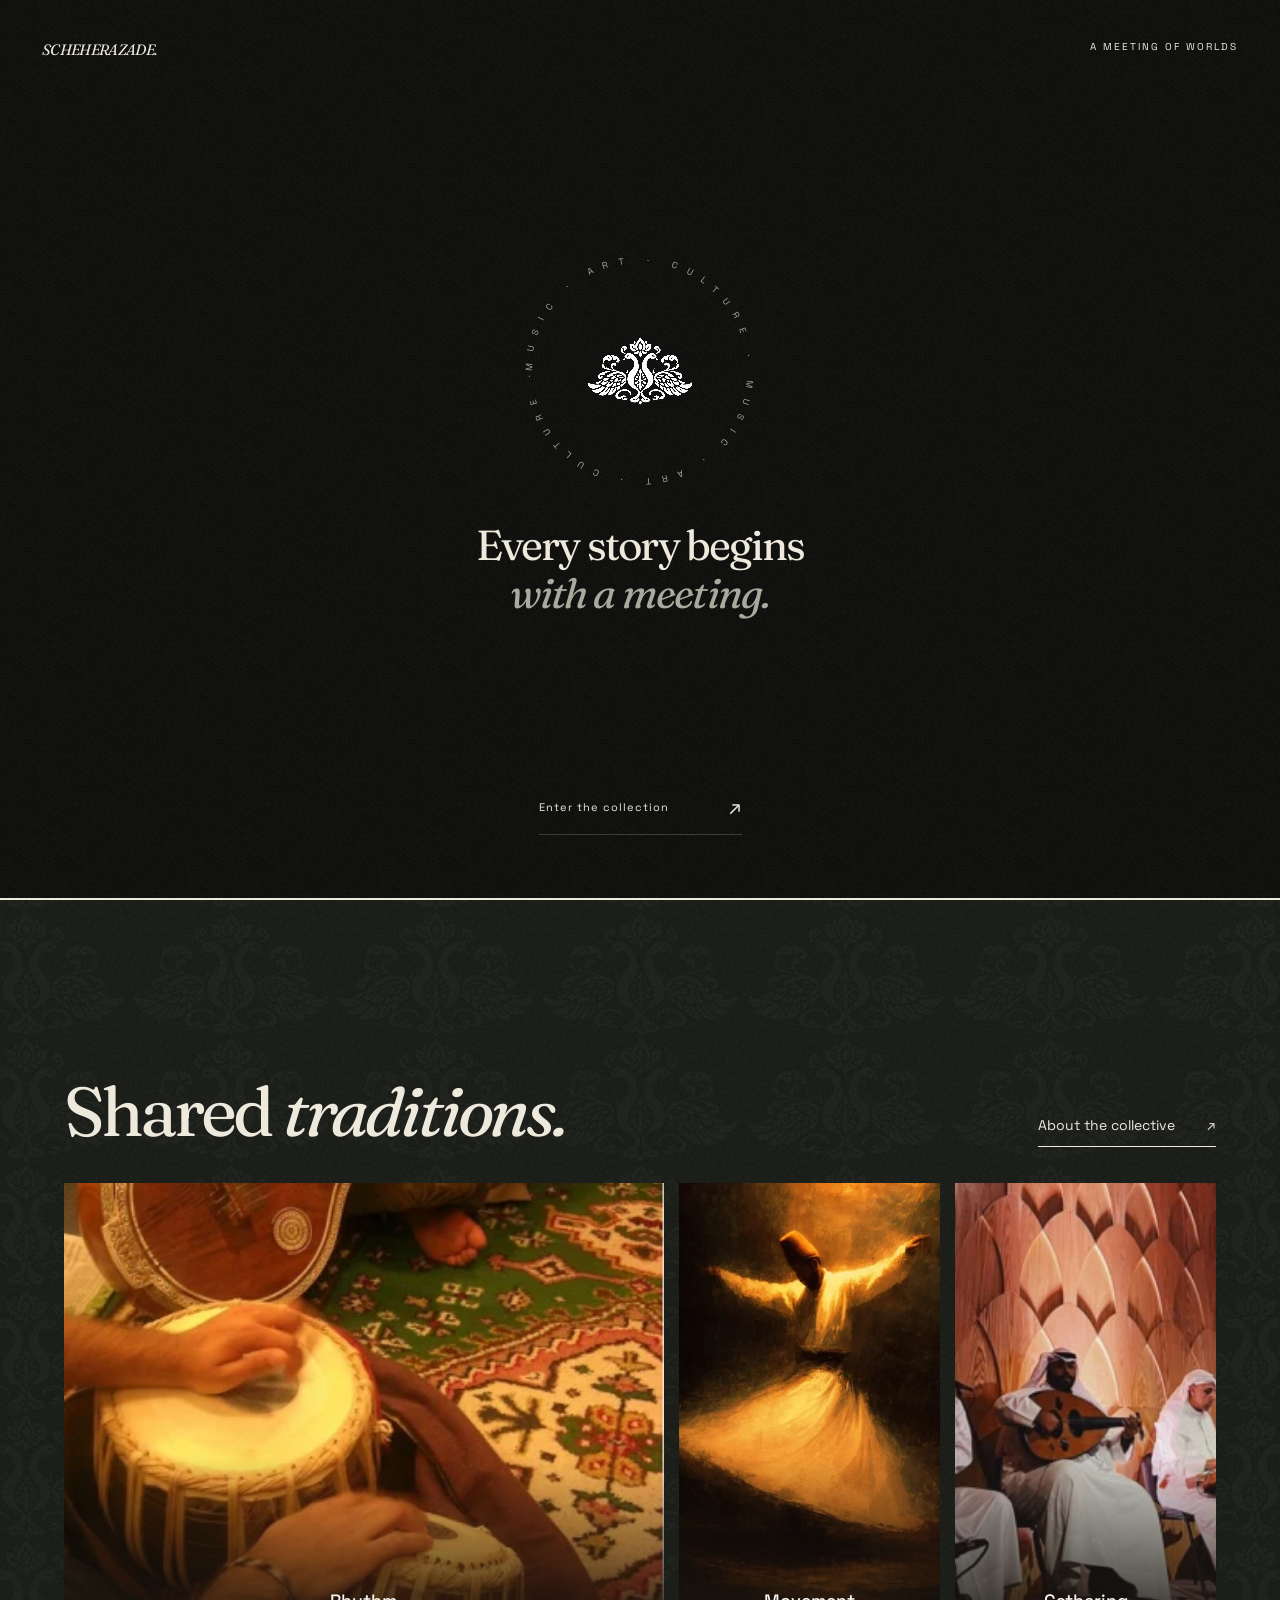
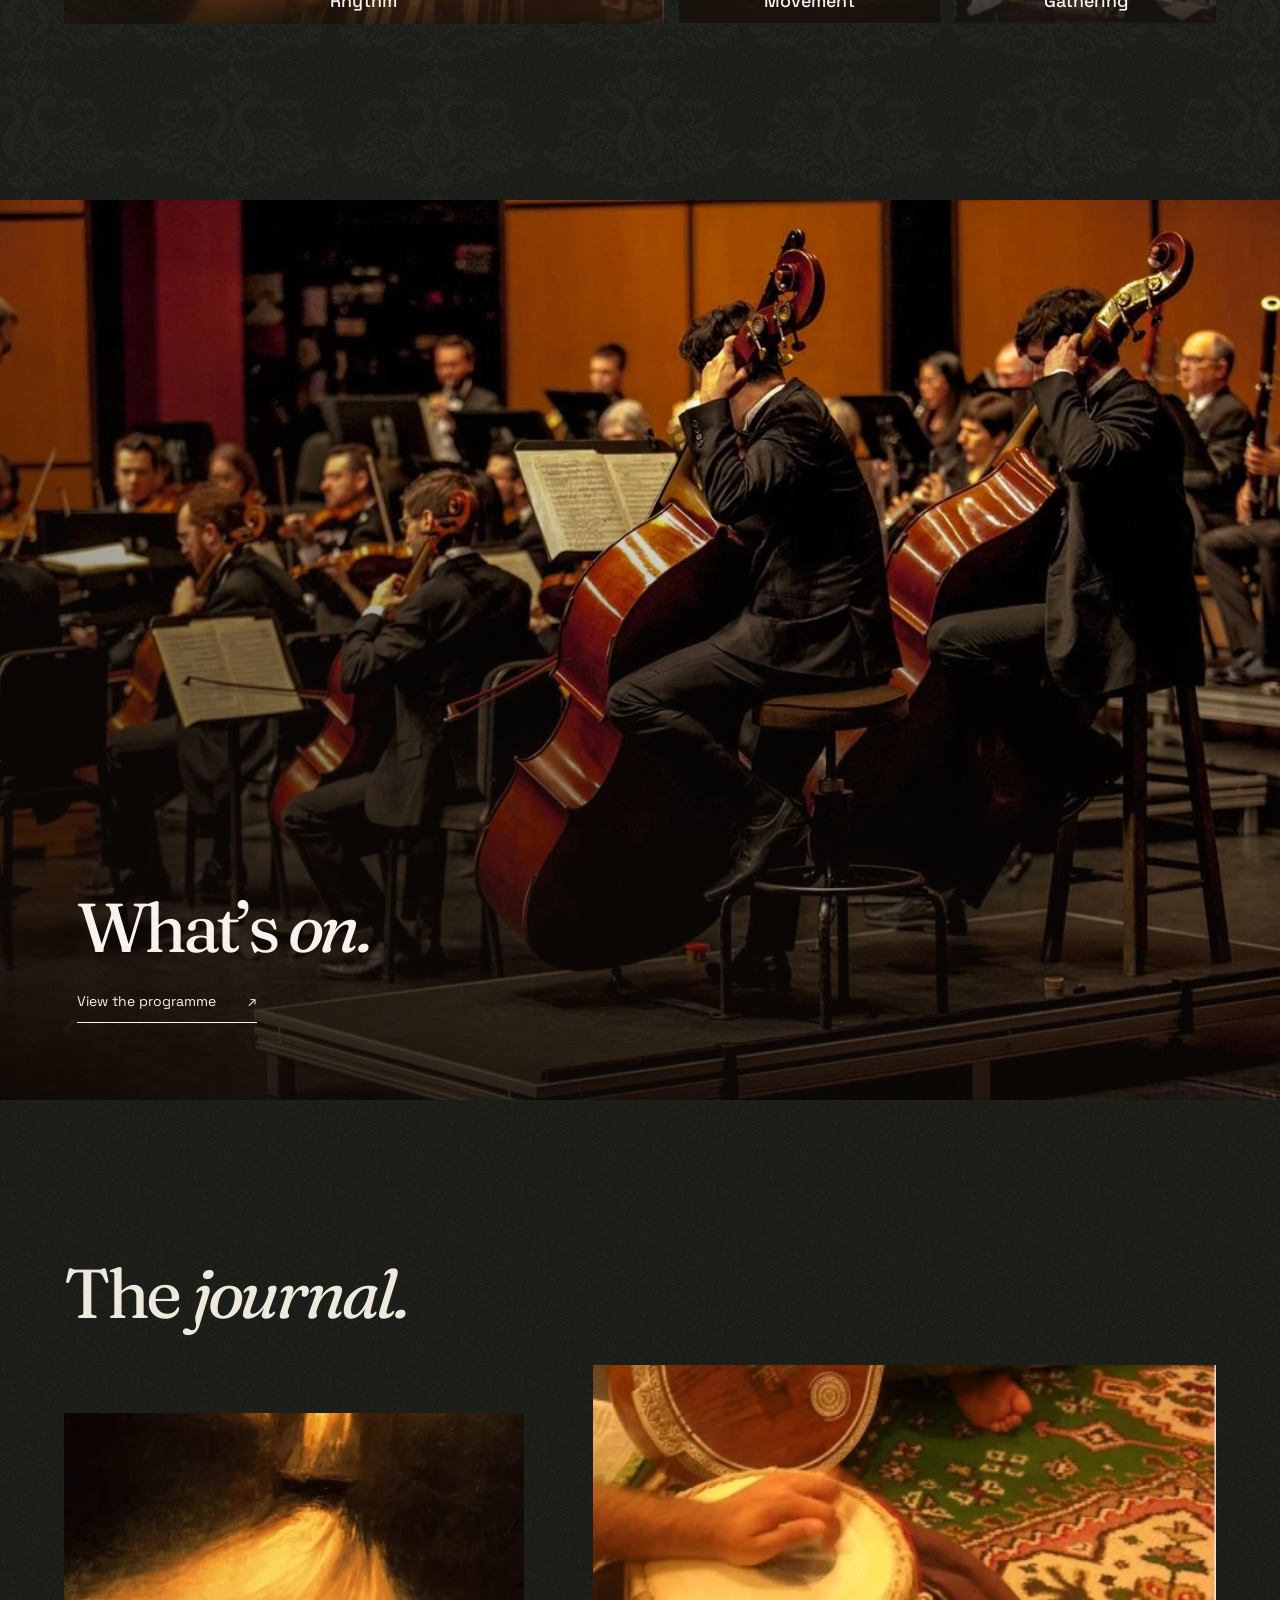
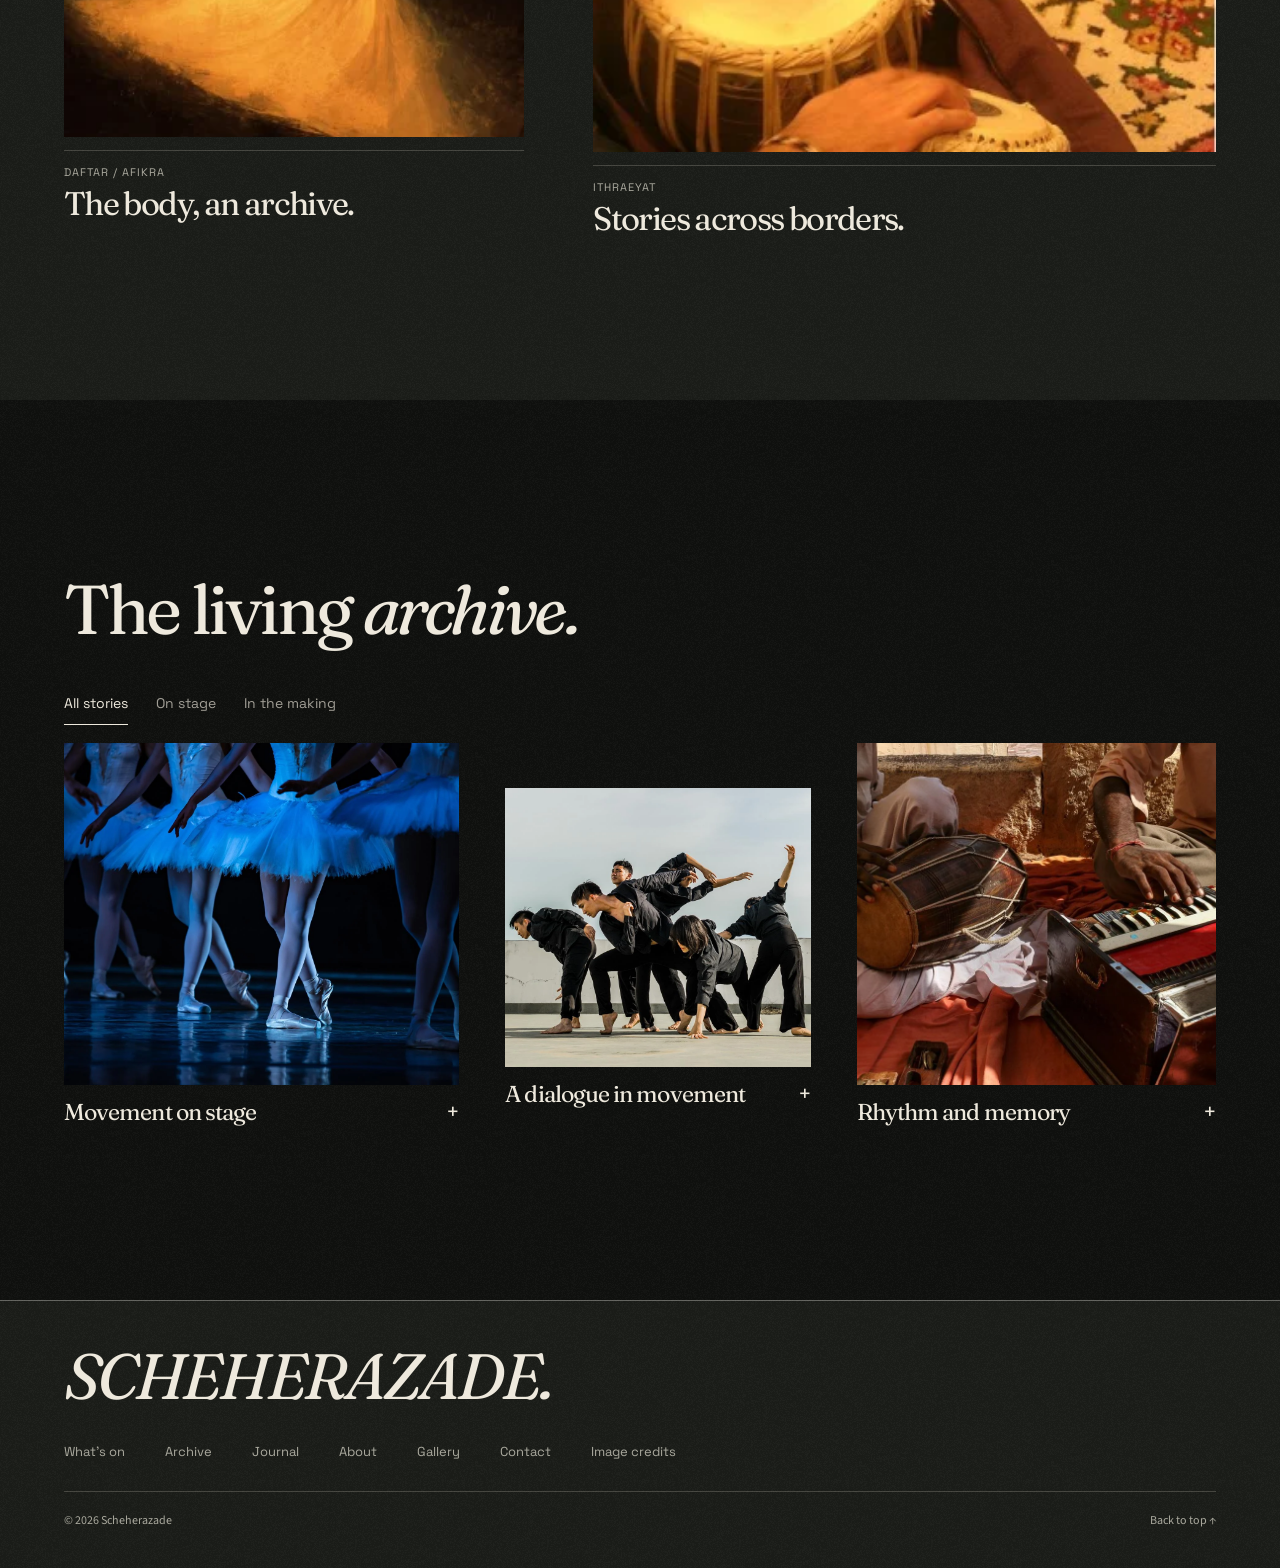
<file: index.html>
<!doctype html>
<html lang="en" data-theme="dark" data-type="service" data-motion="live" data-radius="sharp" data-buttons="solid">
<head>
<meta charset="utf-8"><meta name="viewport" content="width=device-width,initial-scale=1">
<title>Scheherazade — Culture, in conversation.</title>
<meta name="description" content="A South African music organisation and arts collective. Performances, publications and cultural projects that bring stories and traditions into conversation.">
<meta name="page-type" content="service"><meta name="site-kind" content="other"><meta name="theme-color" content="#F7F4ED">
<meta property="og:title" content="Scheherazade — Culture, in conversation."><meta property="og:description" content="Music. Art. Culture. A South African arts collective building cultural bridges through the arts."><meta property="og:type" content="website">
<link rel="icon" href="assets/img/emblem.png"><link rel="stylesheet" href="assets/fonts/fonts.css"><link rel="stylesheet" href="styles.css"><link rel="stylesheet" href="assets/motion/motion.css">
<link rel="preload" href="assets/img/strings.webp" as="image"><link rel="stylesheet" href="gallery.css"><link rel="stylesheet" href="exhibition.css?v=portrait-sizing">
<script>try{document.documentElement.dataset.theme=localStorage.getItem("scheherazade-theme")||"dark"}catch(e){}</script>

<script type="module" src="assets/motion/motion.js"></script><script type="module" src="assets/moments/moments.js"></script><script defer src="app.js?v=editorial-credits"></script>
<noscript><style>.opening{display:none!important}.hero-statement,.work-frame{opacity:1!important;transform:none!important}</style></noscript>
</head>
<body>
<div class="opening" id="opening" tabindex="-1" role="dialog" aria-modal="true" aria-label="Welcome to Scheherazade">
  <div class="opening-meta"><span>SCHEHERAZADE.</span><span>A MEETING OF WORLDS</span></div>
  <div class="opening-centre"><div class="opening-orbit"><svg viewBox="0 0 300 300" aria-hidden="true"><defs><path id="opening-ring" d="M 150,150 m -132,0 a 132,132 0 1,1 264,0 a 132,132 0 1,1 -264,0"/></defs><text><textPath href="#opening-ring" textLength="829">MUSIC · ART · CULTURE · MUSIC · ART · CULTURE · </textPath></text></svg><img src="assets/img/emblem.png" width="194" height="119" alt=""></div><p>Every story begins<br><em>with a meeting.</em></p></div>
  <button class="opening-enter" id="enter-collection">Enter the collection <span aria-hidden="true">↗</span></button>
  <div class="opening-line" aria-hidden="true"></div>
</div>
<!-- South African cultural collective. The supplied brand, atmospheric hero and editorial structure take precedence over randomized layout defaults. -->
<a class="skip" href="#main">Skip to content</a>
<header class="header">
<a class="brand" href="#home" aria-label="Scheherazade home"><img src="assets/img/emblem.png" width="194" height="119" alt=""><span>SCHEHERAZADE<span class="brand-dot">.</span><small>MUSIC · ART · CULTURE</small></span></a>
<nav class="desktop-nav" aria-label="Main navigation"><a href="./events/">What’s on</a><a href="./archive/">Archive</a><a href="./gallery/">Gallery</a><a href="./about/">About</a><a href="./contact/">Contact</a></nav>
<div class="header-end"><div class="theme-control" role="group" aria-label="Colour theme"><button data-set-theme="light" aria-pressed="false" aria-label="Use light theme"><span aria-hidden="true">☼</span><span class="theme-word">Light</span></button><button data-set-theme="dark" aria-pressed="true" aria-label="Use dark theme"><span aria-hidden="true">◐</span><span class="theme-word">Dark</span></button></div><button class="menu-toggle" aria-label="Open menu" aria-expanded="false" aria-controls="mobile-menu"><span></span><span></span></button></div>
</header>
<div class="mobile-menu" id="mobile-menu" hidden><nav aria-label="Mobile navigation"><a href="./events/">What’s on</a><a href="./archive/">Archive</a><a href="./gallery/">Gallery</a><a href="./about/">About</a><a href="./contact/">Contact</a><a href="#journal">Journal</a><button class="replay-opening">Replay opening</button></nav><p>South Africa. In conversation with the world.</p></div>
<main id="main">
<section class="hero gallery-hero" id="home" aria-labelledby="hero-title">
<div class="gallery-space" id="gallery-space" aria-label="A collection of musical and artistic encounters">
 <button class="floating-work work-orchestra" data-gallery="orchestra" data-depth="0.65" aria-label="View In the company of an orchestra"><span class="work-frame" style="--print-ratio: 1.499353"><img src="assets/img/orchestra.webp" width="1159" height="773" alt="An orchestra bathed in amber stage light" fetchpriority="high"></span><span class="work-hover">Music, in company <i>↗</i></span></button>
 <button class="floating-work work-strings" data-gallery="hanging-strings" data-depth="-0.75" aria-label="View Hanging string instruments"><span class="work-frame" style="--print-ratio: 0.752083"><img src="assets/img/hanging-strings.webp" width="361" height="480" alt="String instruments suspended in a display"></span></button>
 <button class="floating-work work-ballet" data-gallery="ballet" data-depth="0.8" aria-label="View Movement on stage"><span class="work-frame" style="--print-ratio: 1.500448"><img src="assets/img/ballet.webp" width="1676" height="1117" alt="Ballet dancers suspended in blue light" fetchpriority="high"></span><span class="work-hover">A language of movement <i>↗</i></span></button>
 <button class="floating-work work-movement" data-gallery="procession" data-depth="0.9" aria-label="View Gathering"><span class="work-frame" style="--print-ratio: 0.666667"><img src="assets/img/procession.webp" width="320" height="480" alt="A gathering seen from overhead"></span></button>
 <button class="floating-work work-rhythm" data-gallery="hand-drum" data-depth="0.9" aria-label="View Hand drum"><span class="work-frame" style="--print-ratio: 0.751152"><img src="assets/img/hand-drum.webp" width="326" height="434" alt="A musician playing a hand drum"></span></button>
 <button class="floating-work work-drum" data-gallery="tabla" data-depth="0.9" aria-label="View Tabla"><span class="work-frame" style="--print-ratio: 0.756250"><img src="assets/img/tabla.webp" width="363" height="480" alt="Hands playing tabla drums"></span></button>
 <button class="floating-work work-voice" data-gallery="voice-detail" data-depth="0.6" aria-label="View Voice"><span class="work-frame" style="--print-ratio: 1.311321"><img src="assets/img/voice-detail.webp" width="139" height="106" alt="A singer at a microphone"></span></button>
 <button class="floating-work work-ensemble" data-gallery="fig-ensemble" data-depth="-0.75" aria-label="View Ensemble"><span class="work-frame" style="--print-ratio: 1.200704"><img src="assets/img/fig-ensemble.webp" width="341" height="284" alt="A seated ensemble performing together"></span></button>
 <button class="floating-work work-gesture" data-gallery="turning-dancer" data-depth="0.9" aria-label="View Turning dancer"><span class="work-frame" style="--print-ratio: 0.666016"><img src="assets/img/turning-dancer.webp" width="341" height="512" alt="A dancer turning in golden light"></span></button>
 <button class="floating-work work-high-note" data-gallery="drum-circle" data-depth="-0.75" aria-label="View Drum circle"><span class="work-frame" style="--print-ratio: 0.562500"><img src="assets/img/drum-circle.webp" width="270" height="480" alt="Hands and drums seen from above"></span></button>
 <button class="floating-work work-low-note" data-gallery="bowed-strings" data-depth="-0.75" aria-label="View Bowed strings"><span class="work-frame" style="--print-ratio: 0.754167"><img src="assets/img/bowed-strings.webp" width="362" height="480" alt="A close view of fingers on a string instrument"></span></button>
</div>
<div class="hero-statement"><h1 id="hero-title"><em>Culture,</em><span>in conversation.</span></h1><p class="hero-description">A South African music and arts collective.</p><a href="#archive" class="gallery-enter">Explore the archive <span aria-hidden="true">↓</span></a></div>
<div class="hero-bottom-line"><button class="replay-opening">Replay opening</button><a href="#about" class="gallery-scroll" aria-label="Scroll to About"><span class="scroll-orbit" aria-hidden="true">↓</span></a></div>
</section>
<section class="section about" id="about" aria-labelledby="about-title">
<div class="wrap collective-spread">
  <div class="collective-heading">
    <h2 id="about-title">Shared <em>traditions.</em></h2>
    <a class="text-link" href="./about/">About the collective <span aria-hidden="true">↗</span></a>
  </div>
  <div class="collection-prints" role="group" aria-label="Explore images of rhythm, movement and gathering">
<button type="button" class="collection-print" aria-haspopup="dialog" aria-controls="collection-dialog" aria-pressed="true"><img src="assets/img/tabla.webp" alt="Hands playing tabla drums" loading="lazy"><span>Rhythm</span></button>
<button type="button" class="collection-print" aria-haspopup="dialog" aria-controls="collection-dialog" aria-pressed="false"><img src="assets/img/turning-dancer.webp" alt="A dancer turning in golden light" loading="lazy"><span>Movement</span></button>
<button type="button" class="collection-print" aria-haspopup="dialog" aria-controls="collection-dialog" aria-pressed="false"><img src="assets/img/fig-ensemble.webp" alt="A seated ensemble performs together" loading="lazy"><span>Gathering</span></button>
  </div>
</div>
</section>
<section class="section programme performance-stage" id="whats-on" aria-labelledby="programme-title">
<button class="stage-photo image-button" data-gallery="orchestra" aria-label="View orchestral performance photograph"><img src="assets/img/orchestra.webp" width="1159" height="773" alt="An orchestra seen from the string section in warm stage light" loading="lazy"></button>
<div class="stage-copy"><h2 id="programme-title">What’s <em>on.</em></h2><a class="text-link" href="./events/">View the programme <span aria-hidden="true">↗</span></a></div>
</section>
<section class="section journal" id="journal" aria-labelledby="journal-title"><div class="wrap">
<div class="section-heading"><h2 id="journal-title">The <em>journal.</em></h2></div>
<div class="journal-grid">
<article class="journal-card">
<div class="journal-image"><img src="assets/img/turning-dancer.webp" alt="" loading="lazy"></div>
<div class="journal-caption"><div><p>DAFTAR / AFIKRA</p><h3>The body, an archive.</h3></div></div></article>
<article class="journal-card">
<div class="journal-image"><img src="assets/img/tabla.webp" alt="" loading="lazy"></div>
<div class="journal-caption"><div><p>ITHRAEYAT</p><h3>Stories across borders.</h3></div></div></article>
</div></div></section>
<section class="section archive" id="archive" aria-labelledby="archive-title"><div class="wrap">
<div class="section-heading"><h2 id="archive-title">The living <em>archive.</em></h2></div>
<div class="archive-filters" role="group" aria-label="Filter archive photographs"><button aria-pressed="true" data-filter="all">All stories</button><button aria-pressed="false" data-filter="performance">On stage</button><button aria-pressed="false" data-filter="process">In the making</button></div>
<div class="archive-grid"><article class="archive-card card" data-category="performance"><a class="image-button" href="./archive/movement-on-stage/"><div class="archive-image"><img src="assets/img/ballet.webp" alt="Ballet dancers in blue light" loading="lazy"></div><div class="card-info"><h3>Movement on stage <span aria-hidden="true">+</span></h3></div></a></article>
<article class="archive-card card" data-category="process"><a class="image-button" href="./archive/a-dialogue-in-movement/"><div class="archive-image"><img src="assets/img/movement.webp" alt="Contemporary dancers in a connected group" loading="lazy"></div><div class="card-info"><h3>A dialogue in movement <span aria-hidden="true">+</span></h3></div></a></article>
<article class="archive-card card" data-category="process"><a class="image-button" href="./archive/rhythm-and-memory/"><div class="archive-image"><img src="assets/img/rhythm.webp" alt="A drum and harmonium played together" loading="lazy"></div><div class="card-info"><h3>Rhythm and memory <span aria-hidden="true">+</span></h3></div></a></article></div></div></section>
</main>
<footer class="site-footer"><div class="wrap"><a class="footer-brand" href="#home">SCHEHERAZADE.</a><div class="footer-links"><a href="#whats-on">What’s on</a><a href="#archive">Archive</a><a href="#journal">Journal</a><a href="#about">About</a><a href="./gallery/">Gallery</a><a href="./contact/">Contact</a><button data-open="credits">Image credits</button></div><div class="footer-bottom"><span>© <span id="year">2026</span> Scheherazade</span><a href="#home">Back to top ↑</a></div></div></footer>
<dialog id="collection-dialog" aria-labelledby="collection-dialog-title" aria-describedby="collection-dialog-description">
  <button class="dialog-close" aria-label="Close image details" autofocus>×</button>
  <img class="collection-dialog-image" alt="">
  <div class="collection-dialog-copy">
    <h2 id="collection-dialog-title"></h2>
    <p id="collection-dialog-description"></p>
  </div>
</dialog>
<dialog id="content-dialog" aria-labelledby="dialog-title"><button class="dialog-close" aria-label="Close dialog">×</button><div id="dialog-content"></div></dialog>
<dialog id="gallery-dialog" class="gallery-dialog" aria-labelledby="gallery-title"><button class="dialog-close" aria-label="Close photograph">×</button><div class="gallery-image-wrap"><img id="gallery-image" src="assets/img/ballet.webp" alt=""></div><div class="gallery-bar"><div><span class="eyebrow" id="gallery-category"></span><h2 id="gallery-title"></h2></div><div class="gallery-controls"><button id="gallery-prev" aria-label="Previous photograph">←</button><span id="gallery-count"></span><button id="gallery-next" aria-label="Next photograph">→</button></div></div></dialog>
</body></html>
</file>
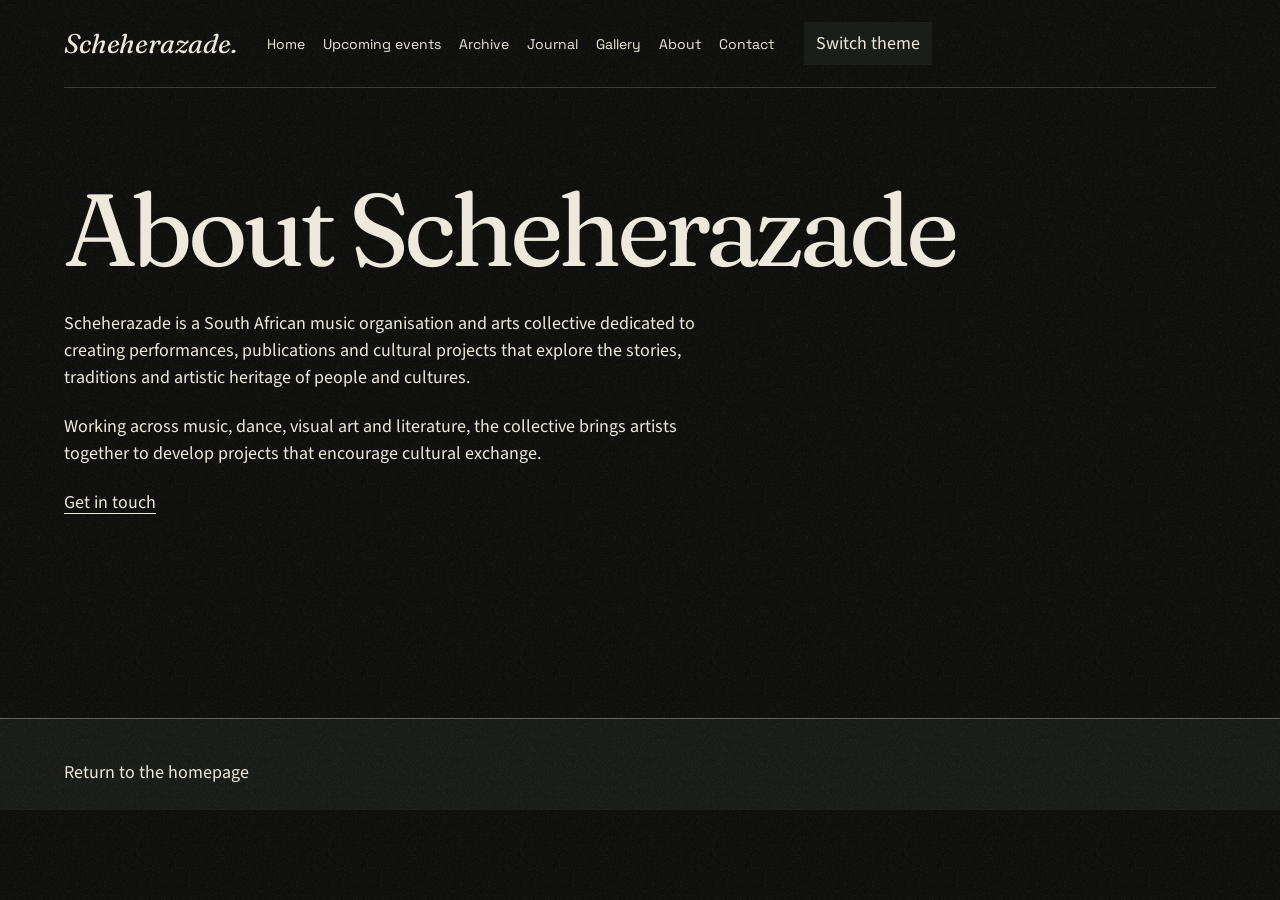
<file: about/index.html>
<!doctype html><html lang="en" data-theme="dark"><head>
<meta charset="utf-8"><meta name="viewport" content="width=device-width, initial-scale=1">
<title>About Scheherazade · Scheherazade</title><link rel="icon" href="../assets/img/emblem.png">
<link rel="stylesheet" href="../assets/fonts/fonts.css"><link rel="stylesheet" href="../styles.css"><link rel="stylesheet" href="../gallery.css"><link rel="stylesheet" href="../exhibition.css"><link rel="stylesheet" href="../pages.css">
<script>try{document.documentElement.dataset.theme=localStorage.getItem('scheherazade-theme')||'dark'}catch{}</script><script src="../pages.js" defer></script>
</head><body class="inner-page"><a class="skip" href="#main">Skip to content</a>
<header class="page-nav wrap"><a class="page-brand" href="../">Scheherazade.</a><nav aria-label="Main navigation"><a href="../">Home</a><a href="../events/">Upcoming events</a><a href="../archive/">Archive</a><a href="../#journal">Journal</a><a href="../gallery/">Gallery</a><a href="../about/">About</a><a href="../contact/">Contact</a></nav><button type="button" id="page-theme">Switch theme</button></header>
<main class="wrap" id="main"><h1>About Scheherazade</h1><div class="page-prose"><p>Scheherazade is a South African music organisation and arts collective dedicated to creating performances, publications and cultural projects that explore the stories, traditions and artistic heritage of people and cultures.</p><p>Working across music, dance, visual art and literature, the collective brings artists together to develop projects that encourage cultural exchange.</p><a href="../contact/">Get in touch</a></div></main>
<footer class="site-footer"><div class="wrap"><a href="../">Return to the homepage</a></div></footer></body></html>
</file>
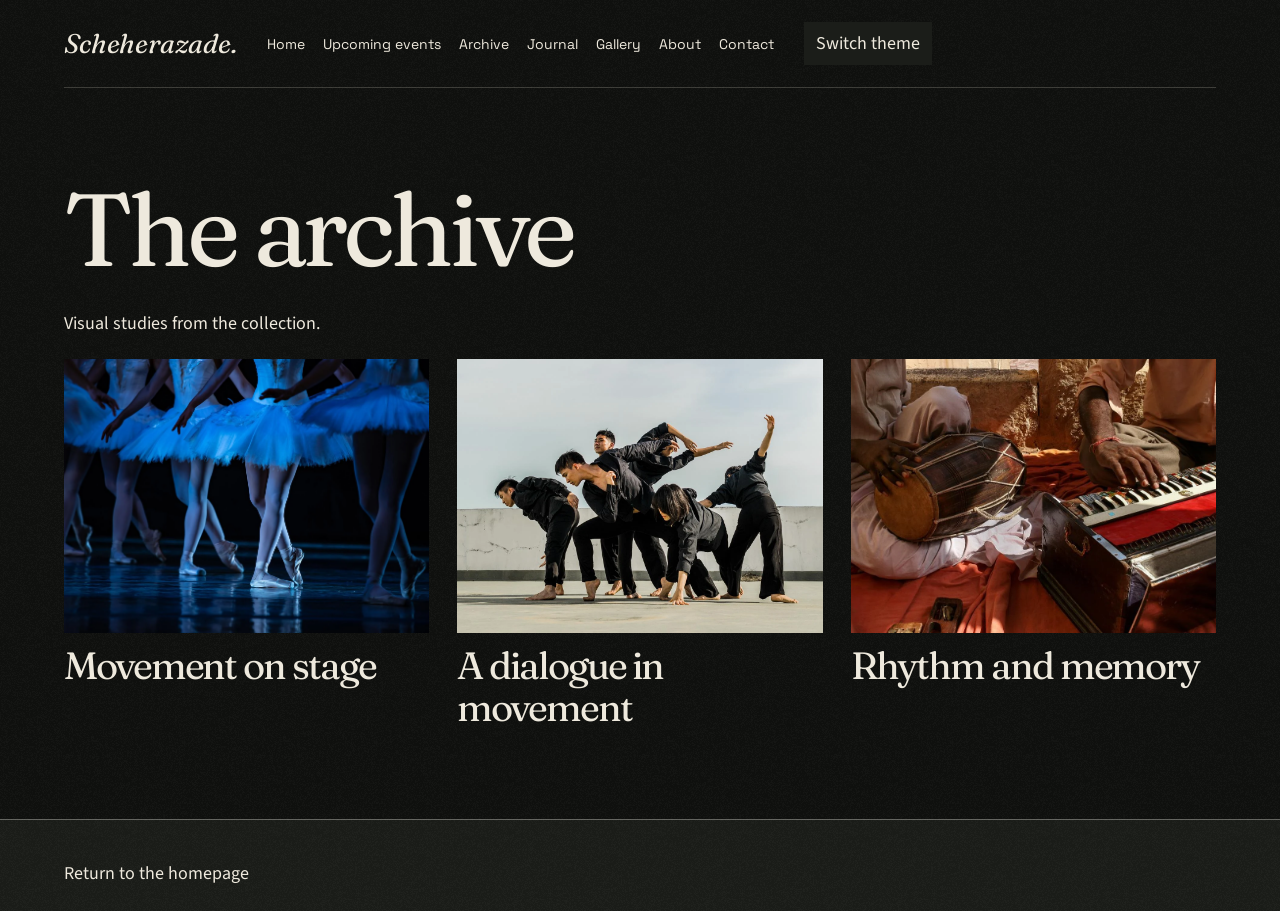
<file: archive/index.html>
<!doctype html><html lang="en" data-theme="dark"><head>
<meta charset="utf-8"><meta name="viewport" content="width=device-width, initial-scale=1">
<title>The archive · Scheherazade</title><link rel="icon" href="../assets/img/emblem.png">
<link rel="stylesheet" href="../assets/fonts/fonts.css"><link rel="stylesheet" href="../styles.css"><link rel="stylesheet" href="../gallery.css"><link rel="stylesheet" href="../exhibition.css"><link rel="stylesheet" href="../pages.css">
<script>try{document.documentElement.dataset.theme=localStorage.getItem('scheherazade-theme')||'dark'}catch{}</script><script src="../pages.js" defer></script>
</head><body class="inner-page"><a class="skip" href="#main">Skip to content</a>
<header class="page-nav wrap"><a class="page-brand" href="../">Scheherazade.</a><nav aria-label="Main navigation"><a href="../">Home</a><a href="../events/">Upcoming events</a><a href="../archive/">Archive</a><a href="../#journal">Journal</a><a href="../gallery/">Gallery</a><a href="../about/">About</a><a href="../contact/">Contact</a></nav><button type="button" id="page-theme">Switch theme</button></header>
<main class="wrap" id="main"><h1>The archive</h1><p>Visual studies from the collection.</p><div class="page-grid"><a href="../archive/movement-on-stage/"><img src="../assets/img/ballet.webp" alt="" loading="lazy"><h2>Movement on stage</h2></a><a href="../archive/a-dialogue-in-movement/"><img src="../assets/img/movement.webp" alt="" loading="lazy"><h2>A dialogue in movement</h2></a><a href="../archive/rhythm-and-memory/"><img src="../assets/img/rhythm.webp" alt="" loading="lazy"><h2>Rhythm and memory</h2></a></div></main>
<footer class="site-footer"><div class="wrap"><a href="../">Return to the homepage</a></div></footer></body></html>
</file>
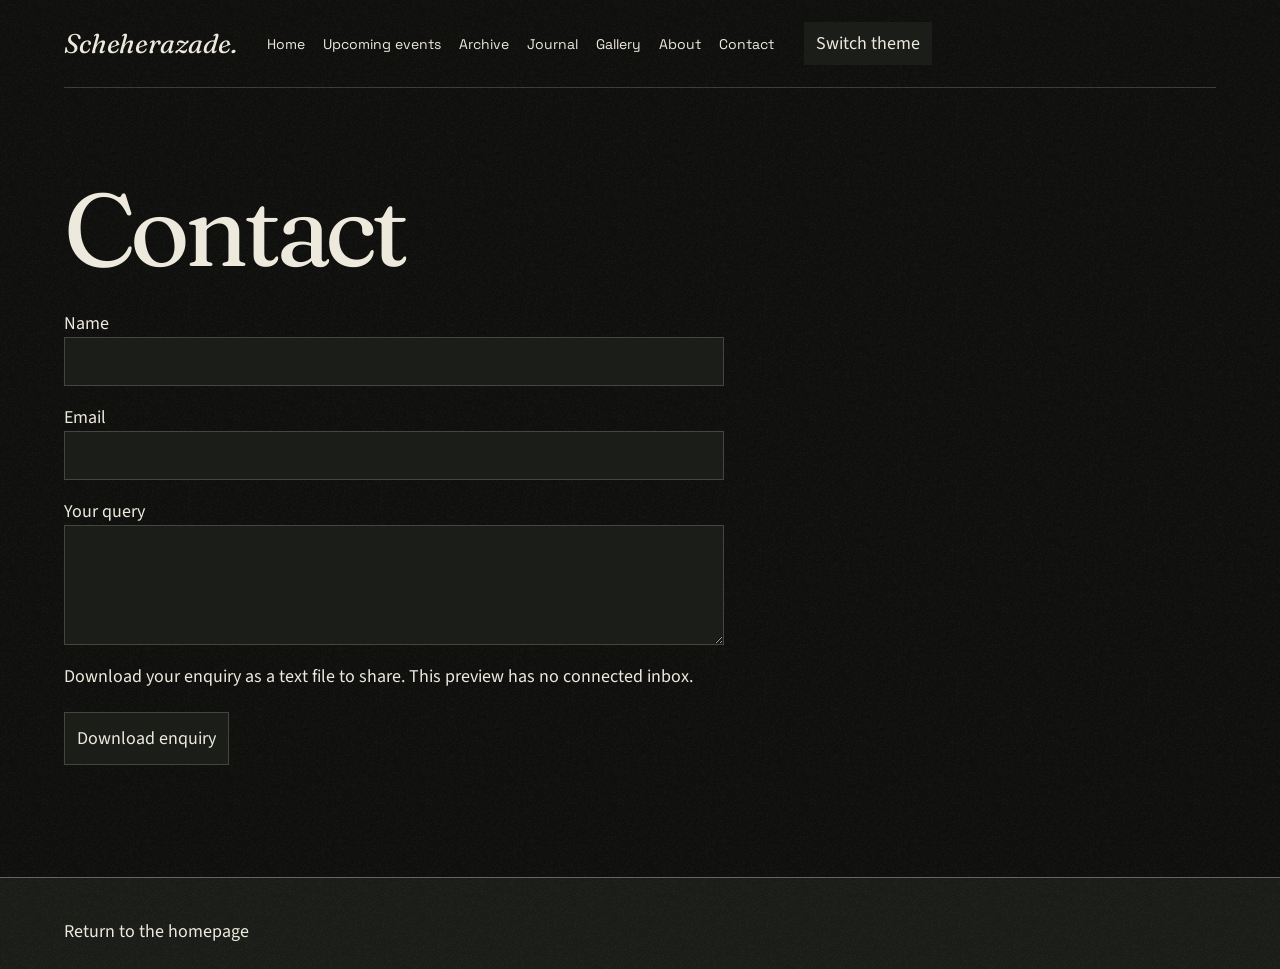
<file: contact/index.html>
<!doctype html><html lang="en" data-theme="dark"><head>
<meta charset="utf-8"><meta name="viewport" content="width=device-width, initial-scale=1">
<title>Contact · Scheherazade</title><link rel="icon" href="../assets/img/emblem.png">
<link rel="stylesheet" href="../assets/fonts/fonts.css"><link rel="stylesheet" href="../styles.css"><link rel="stylesheet" href="../gallery.css"><link rel="stylesheet" href="../exhibition.css"><link rel="stylesheet" href="../pages.css">
<script>try{document.documentElement.dataset.theme=localStorage.getItem('scheherazade-theme')||'dark'}catch{}</script><script src="../pages.js" defer></script>
</head><body class="inner-page"><a class="skip" href="#main">Skip to content</a>
<header class="page-nav wrap"><a class="page-brand" href="../">Scheherazade.</a><nav aria-label="Main navigation"><a href="../">Home</a><a href="../events/">Upcoming events</a><a href="../archive/">Archive</a><a href="../#journal">Journal</a><a href="../gallery/">Gallery</a><a href="../about/">About</a><a href="../contact/">Contact</a></nav><button type="button" id="page-theme">Switch theme</button></header>
<main class="wrap" id="main"><h1>Contact</h1><form id="query-form">
<label>Name<input name="name" required maxlength="120" autocomplete="name"></label>
<label>Email<input name="email" required maxlength="200" type="email" autocomplete="email"></label>
<label>Your query<textarea name="message" required maxlength="5000"></textarea></label>
<p>Download your enquiry as a text file to share. This preview has no connected inbox.</p><button type="submit">Download enquiry</button><p id="query-status" role="status"></p></form></main>
<footer class="site-footer"><div class="wrap"><a href="../">Return to the homepage</a></div></footer></body></html>
</file>
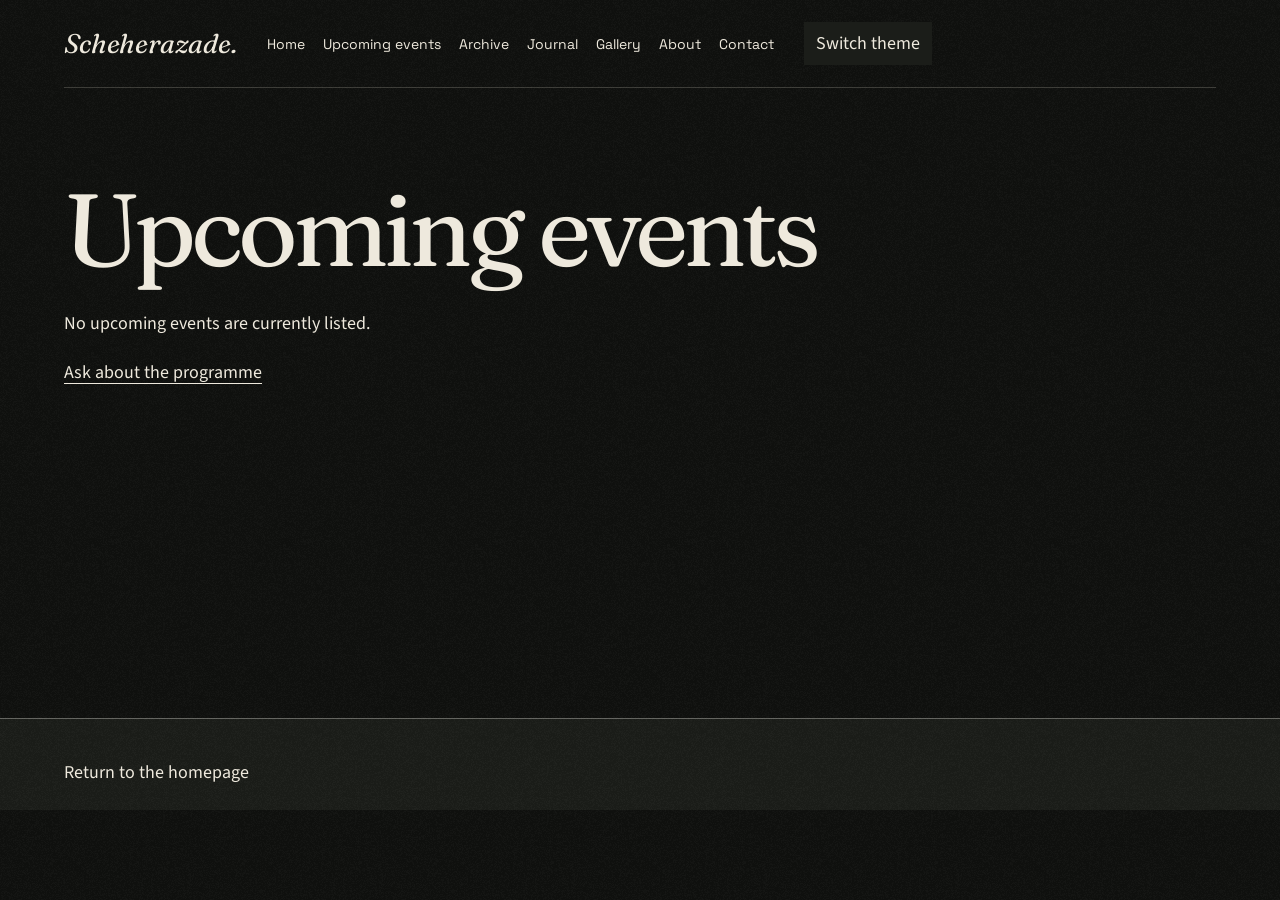
<file: events/index.html>
<!doctype html><html lang="en" data-theme="dark"><head>
<meta charset="utf-8"><meta name="viewport" content="width=device-width, initial-scale=1">
<title>Upcoming events · Scheherazade</title><link rel="icon" href="../assets/img/emblem.png">
<link rel="stylesheet" href="../assets/fonts/fonts.css"><link rel="stylesheet" href="../styles.css"><link rel="stylesheet" href="../gallery.css"><link rel="stylesheet" href="../exhibition.css"><link rel="stylesheet" href="../pages.css">
<script>try{document.documentElement.dataset.theme=localStorage.getItem('scheherazade-theme')||'dark'}catch{}</script><script src="../pages.js" defer></script>
</head><body class="inner-page"><a class="skip" href="#main">Skip to content</a>
<header class="page-nav wrap"><a class="page-brand" href="../">Scheherazade.</a><nav aria-label="Main navigation"><a href="../">Home</a><a href="../events/">Upcoming events</a><a href="../archive/">Archive</a><a href="../#journal">Journal</a><a href="../gallery/">Gallery</a><a href="../about/">About</a><a href="../contact/">Contact</a></nav><button type="button" id="page-theme">Switch theme</button></header>
<main class="wrap" id="main"><h1>Upcoming events</h1><p>No upcoming events are currently listed.</p><a href="../contact/">Ask about the programme</a></main>
<footer class="site-footer"><div class="wrap"><a href="../">Return to the homepage</a></div></footer></body></html>
</file>
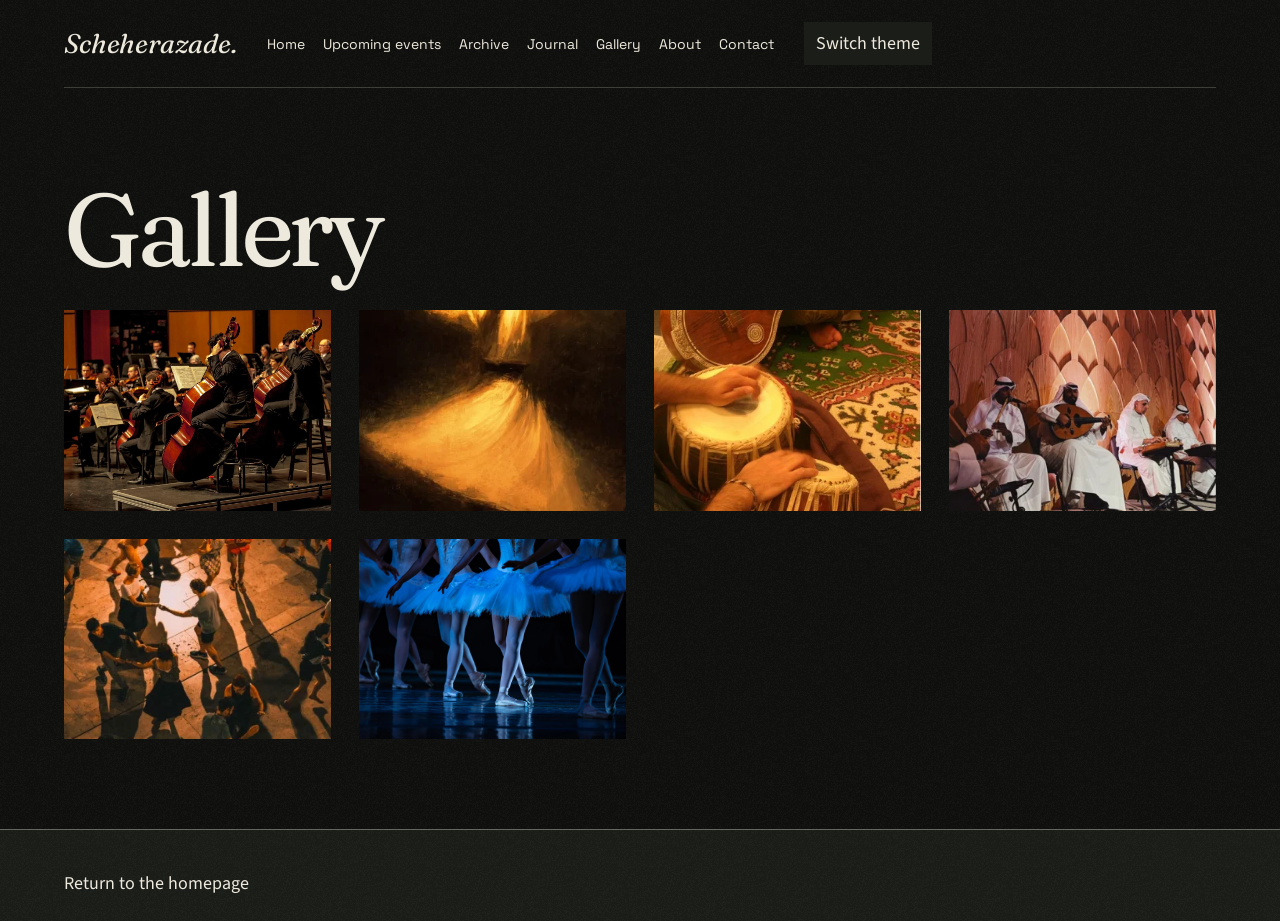
<file: gallery/index.html>
<!doctype html><html lang="en" data-theme="dark"><head>
<meta charset="utf-8"><meta name="viewport" content="width=device-width, initial-scale=1">
<title>Gallery · Scheherazade</title><link rel="icon" href="../assets/img/emblem.png">
<link rel="stylesheet" href="../assets/fonts/fonts.css"><link rel="stylesheet" href="../styles.css"><link rel="stylesheet" href="../gallery.css"><link rel="stylesheet" href="../exhibition.css"><link rel="stylesheet" href="../pages.css">
<script>try{document.documentElement.dataset.theme=localStorage.getItem('scheherazade-theme')||'dark'}catch{}</script><script src="../pages.js" defer></script>
</head><body class="inner-page"><a class="skip" href="#main">Skip to content</a>
<header class="page-nav wrap"><a class="page-brand" href="../">Scheherazade.</a><nav aria-label="Main navigation"><a href="../">Home</a><a href="../events/">Upcoming events</a><a href="../archive/">Archive</a><a href="../#journal">Journal</a><a href="../gallery/">Gallery</a><a href="../about/">About</a><a href="../contact/">Contact</a></nav><button type="button" id="page-theme">Switch theme</button></header>
<main class="wrap" id="main"><h1>Gallery</h1><div class="page-grid page-gallery"><a href="../assets/img/orchestra.webp"><img src="../assets/img/orchestra.webp" alt="Orchestra in warm stage light" loading="lazy"></a><a href="../assets/img/turning-dancer.webp"><img src="../assets/img/turning-dancer.webp" alt="Dancer turning in golden light" loading="lazy"></a><a href="../assets/img/tabla.webp"><img src="../assets/img/tabla.webp" alt="Hands playing tabla drums" loading="lazy"></a><a href="../assets/img/fig-ensemble.webp"><img src="../assets/img/fig-ensemble.webp" alt="Seated musicians performing" loading="lazy"></a><a href="../assets/img/procession.webp"><img src="../assets/img/procession.webp" alt="An overhead view of a gathering" loading="lazy"></a><a href="../assets/img/ballet.webp"><img src="../assets/img/ballet.webp" alt="Ballet dancers in blue stage light" loading="lazy"></a></div></main>
<footer class="site-footer"><div class="wrap"><a href="../">Return to the homepage</a></div></footer></body></html>
</file>
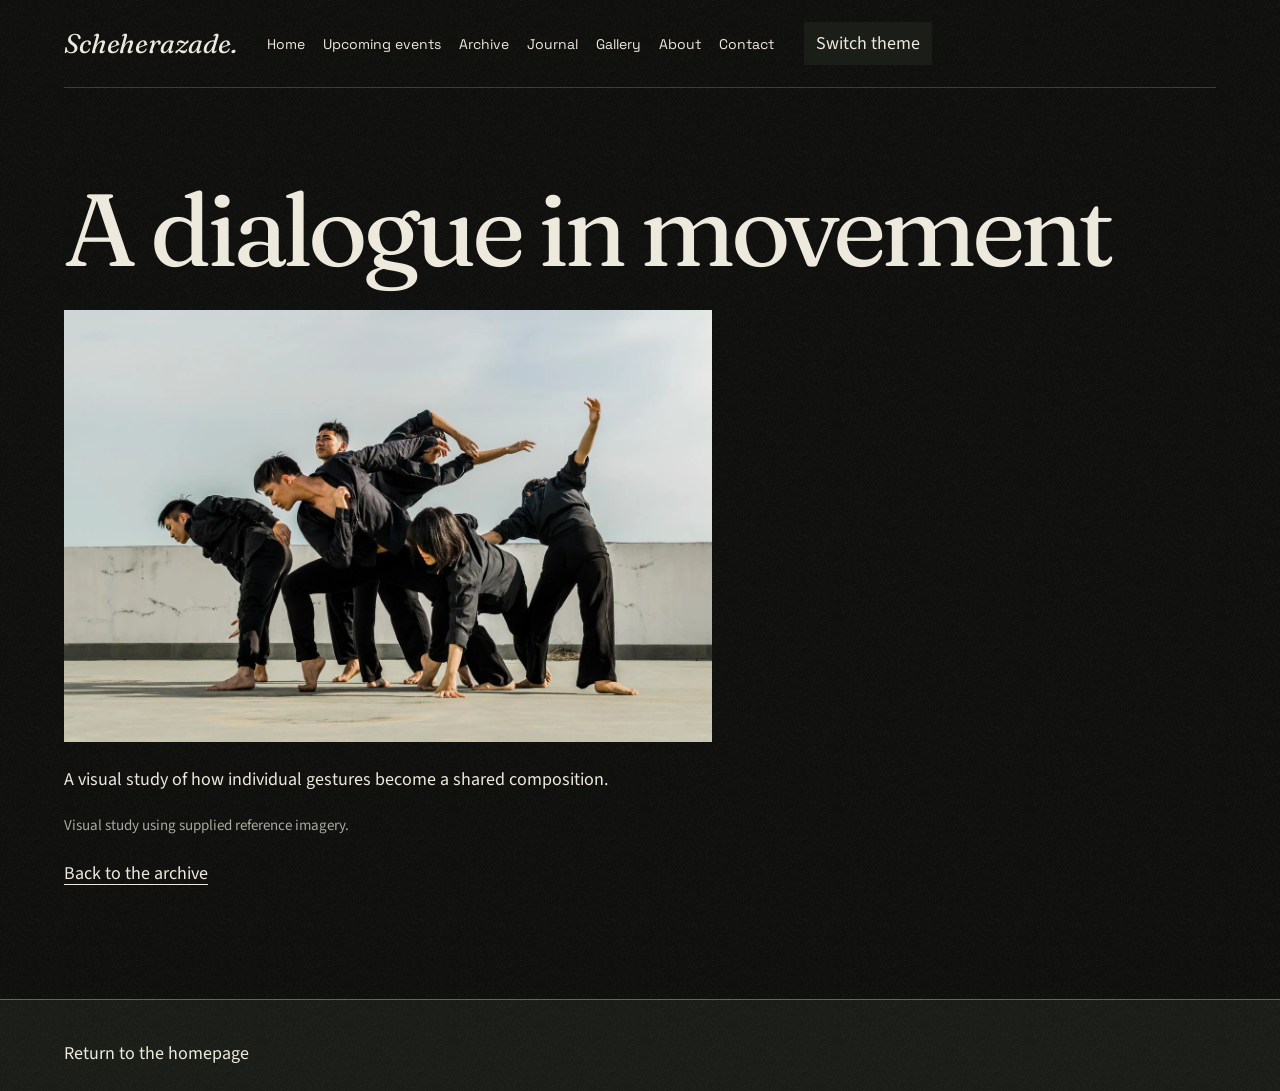
<file: archive/a-dialogue-in-movement/index.html>
<!doctype html><html lang="en" data-theme="dark"><head>
<meta charset="utf-8"><meta name="viewport" content="width=device-width, initial-scale=1">
<title>A dialogue in movement · Scheherazade</title><link rel="icon" href="../../assets/img/emblem.png">
<link rel="stylesheet" href="../../assets/fonts/fonts.css"><link rel="stylesheet" href="../../styles.css"><link rel="stylesheet" href="../../gallery.css"><link rel="stylesheet" href="../../exhibition.css"><link rel="stylesheet" href="../../pages.css">
<script>try{document.documentElement.dataset.theme=localStorage.getItem('scheherazade-theme')||'dark'}catch{}</script><script src="../../pages.js" defer></script>
</head><body class="inner-page"><a class="skip" href="#main">Skip to content</a>
<header class="page-nav wrap"><a class="page-brand" href="../../">Scheherazade.</a><nav aria-label="Main navigation"><a href="../../">Home</a><a href="../../events/">Upcoming events</a><a href="../../archive/">Archive</a><a href="../../#journal">Journal</a><a href="../../gallery/">Gallery</a><a href="../../about/">About</a><a href="../../contact/">Contact</a></nav><button type="button" id="page-theme">Switch theme</button></header>
<main class="wrap" id="main"><h1>A dialogue in movement</h1><div class="page-prose"><img src="../../assets/img/movement.webp" alt="A dialogue in movement" loading="lazy"><p>A visual study of how individual gestures become a shared composition.</p><p class="page-note">Visual study using supplied reference imagery.</p><p><a href="../../archive/">Back to the archive</a></p></div></main>
<footer class="site-footer"><div class="wrap"><a href="../../">Return to the homepage</a></div></footer></body></html>
</file>
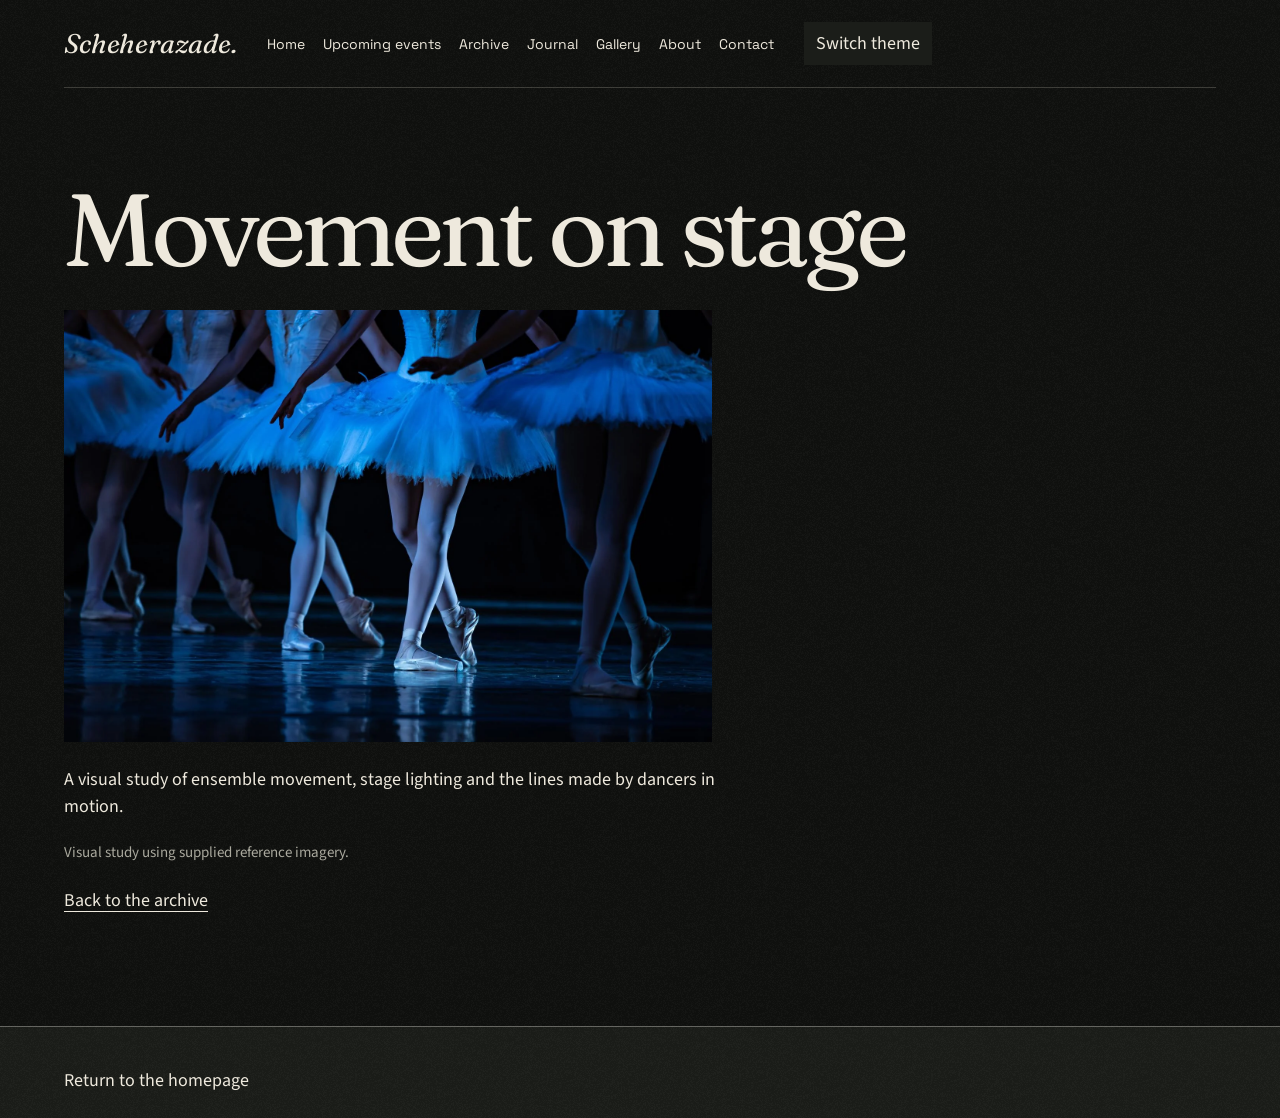
<file: archive/movement-on-stage/index.html>
<!doctype html><html lang="en" data-theme="dark"><head>
<meta charset="utf-8"><meta name="viewport" content="width=device-width, initial-scale=1">
<title>Movement on stage · Scheherazade</title><link rel="icon" href="../../assets/img/emblem.png">
<link rel="stylesheet" href="../../assets/fonts/fonts.css"><link rel="stylesheet" href="../../styles.css"><link rel="stylesheet" href="../../gallery.css"><link rel="stylesheet" href="../../exhibition.css"><link rel="stylesheet" href="../../pages.css">
<script>try{document.documentElement.dataset.theme=localStorage.getItem('scheherazade-theme')||'dark'}catch{}</script><script src="../../pages.js" defer></script>
</head><body class="inner-page"><a class="skip" href="#main">Skip to content</a>
<header class="page-nav wrap"><a class="page-brand" href="../../">Scheherazade.</a><nav aria-label="Main navigation"><a href="../../">Home</a><a href="../../events/">Upcoming events</a><a href="../../archive/">Archive</a><a href="../../#journal">Journal</a><a href="../../gallery/">Gallery</a><a href="../../about/">About</a><a href="../../contact/">Contact</a></nav><button type="button" id="page-theme">Switch theme</button></header>
<main class="wrap" id="main"><h1>Movement on stage</h1><div class="page-prose"><img src="../../assets/img/ballet.webp" alt="Movement on stage" loading="lazy"><p>A visual study of ensemble movement, stage lighting and the lines made by dancers in motion.</p><p class="page-note">Visual study using supplied reference imagery.</p><p><a href="../../archive/">Back to the archive</a></p></div></main>
<footer class="site-footer"><div class="wrap"><a href="../../">Return to the homepage</a></div></footer></body></html>
</file>
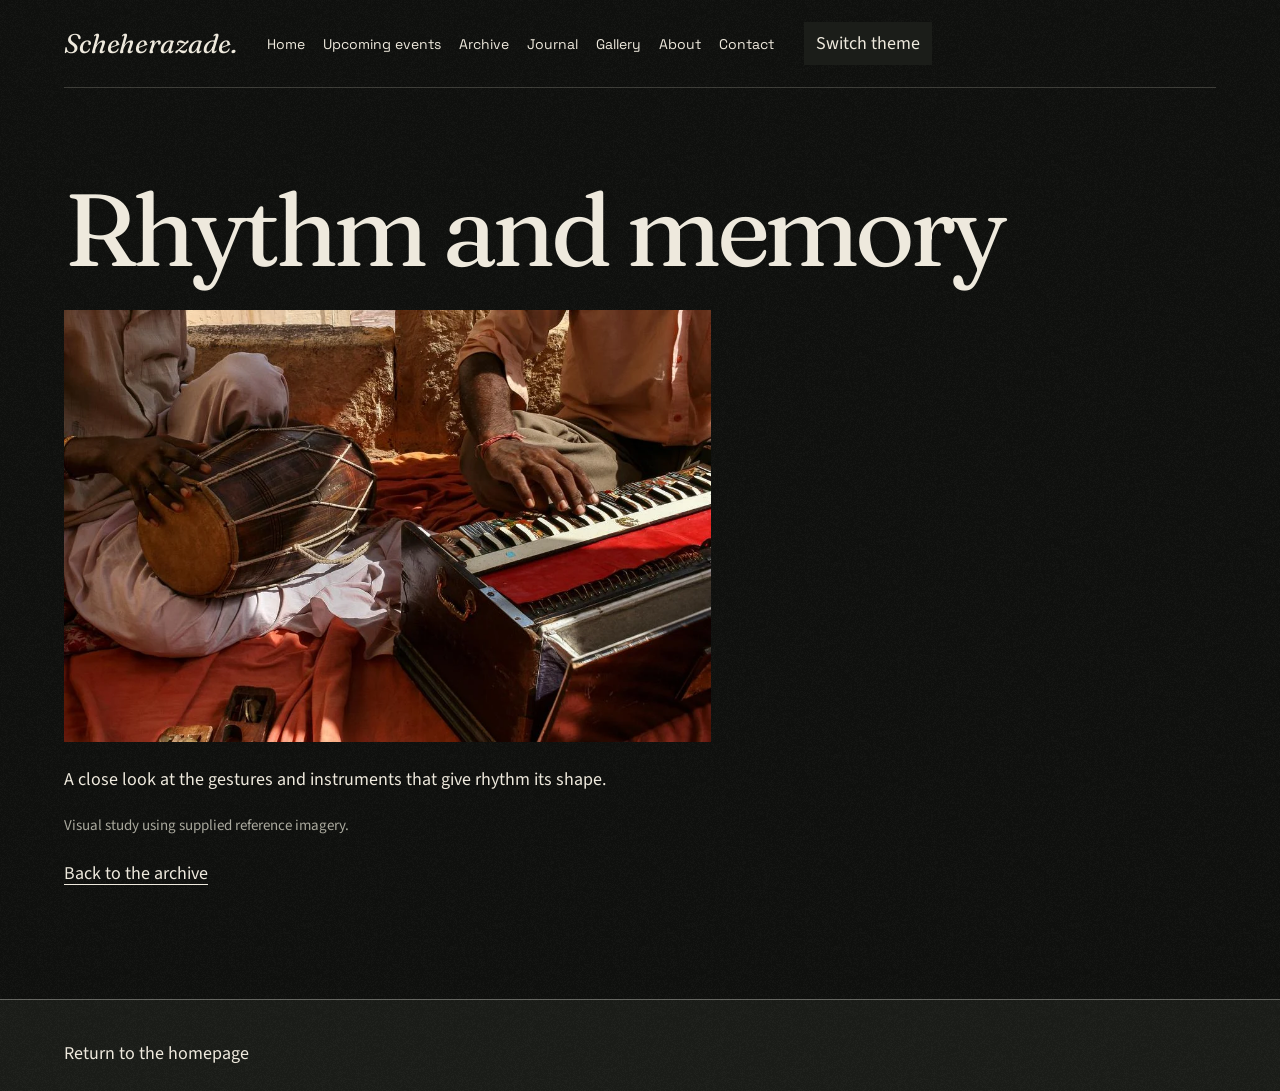
<file: archive/rhythm-and-memory/index.html>
<!doctype html><html lang="en" data-theme="dark"><head>
<meta charset="utf-8"><meta name="viewport" content="width=device-width, initial-scale=1">
<title>Rhythm and memory · Scheherazade</title><link rel="icon" href="../../assets/img/emblem.png">
<link rel="stylesheet" href="../../assets/fonts/fonts.css"><link rel="stylesheet" href="../../styles.css"><link rel="stylesheet" href="../../gallery.css"><link rel="stylesheet" href="../../exhibition.css"><link rel="stylesheet" href="../../pages.css">
<script>try{document.documentElement.dataset.theme=localStorage.getItem('scheherazade-theme')||'dark'}catch{}</script><script src="../../pages.js" defer></script>
</head><body class="inner-page"><a class="skip" href="#main">Skip to content</a>
<header class="page-nav wrap"><a class="page-brand" href="../../">Scheherazade.</a><nav aria-label="Main navigation"><a href="../../">Home</a><a href="../../events/">Upcoming events</a><a href="../../archive/">Archive</a><a href="../../#journal">Journal</a><a href="../../gallery/">Gallery</a><a href="../../about/">About</a><a href="../../contact/">Contact</a></nav><button type="button" id="page-theme">Switch theme</button></header>
<main class="wrap" id="main"><h1>Rhythm and memory</h1><div class="page-prose"><img src="../../assets/img/rhythm.webp" alt="Rhythm and memory" loading="lazy"><p>A close look at the gestures and instruments that give rhythm its shape.</p><p class="page-note">Visual study using supplied reference imagery.</p><p><a href="../../archive/">Back to the archive</a></p></div></main>
<footer class="site-footer"><div class="wrap"><a href="../../">Return to the homepage</a></div></footer></body></html>
</file>
<file: assets/fonts/fonts.css>
@font-face {
  font-family: 'Fraunces';
  font-style: italic;
  font-weight: 400;
  font-display: swap;
  src: url(./brand-10.ttf) format('truetype');
}
@font-face {
  font-family: 'Fraunces';
  font-style: italic;
  font-weight: 500;
  font-display: swap;
  src: url(./brand-9.ttf) format('truetype');
}
@font-face {
  font-family: 'Fraunces';
  font-style: normal;
  font-weight: 400;
  font-display: swap;
  src: url(./brand-4.ttf) format('truetype');
}
@font-face {
  font-family: 'Fraunces';
  font-style: normal;
  font-weight: 500;
  font-display: swap;
  src: url(./brand-6.ttf) format('truetype');
}
@font-face {
  font-family: 'Source Sans 3';
  font-style: normal;
  font-weight: 400;
  font-display: swap;
  src: url(./brand-7.ttf) format('truetype');
}
@font-face {
  font-family: 'Source Sans 3';
  font-style: normal;
  font-weight: 500;
  font-display: swap;
  src: url(./brand-2.ttf) format('truetype');
}
@font-face {
  font-family: 'Source Sans 3';
  font-style: normal;
  font-weight: 600;
  font-display: swap;
  src: url(./brand-1.ttf) format('truetype');
}
@font-face {
  font-family: 'Space Grotesk';
  font-style: normal;
  font-weight: 400;
  font-display: swap;
  src: url(./brand-8.ttf) format('truetype');
}
@font-face {
  font-family: 'Space Grotesk';
  font-style: normal;
  font-weight: 500;
  font-display: swap;
  src: url(./brand-11.ttf) format('truetype');
}
@font-face {
  font-family: 'Space Grotesk';
  font-style: normal;
  font-weight: 600;
  font-display: swap;
  src: url(./brand-3.ttf) format('truetype');
}
@font-face {
  font-family: 'Space Grotesk';
  font-style: normal;
  font-weight: 700;
  font-display: swap;
  src: url(./brand-5.ttf) format('truetype');
}

@font-face {
  font-family: 'Fraunces';
  font-style: italic;
  font-weight: 300;
  font-display: swap;
  src: url('./fraunces-italic-300.ttf') format('truetype');
}
</file>
<file: styles.css>
:root{--ivory:#F7F4ED;--ink:#171917;--cobalt:#243B80;--tomato:#C93F35;--orchid:#C5A4D7;--moss:#727F59;--bg:var(--ivory);--accent:var(--cobalt);--font-display:'Fraunces',Georgia,serif;--font-body:'Source Sans 3',sans-serif;--font-sans:'Space Grotesk',sans-serif;--display-weight:400;--display-tracking:-.045em;--t-h2:clamp(2rem,3.2vw,3.5rem);--ease:cubic-bezier(.2,.8,.2,1);--bar:90px;--p-action:var(--cobalt);--p-action-ink:var(--ivory)}
*{box-sizing:border-box}html{scroll-behavior:smooth;scroll-padding-top:90px}body{margin:0;background:var(--ivory);color:var(--ink);font-family:var(--font-body);font-size:18px;line-height:1.5}button,input,textarea,select{font:inherit}button,a{-webkit-tap-highlight-color:transparent}button{cursor:pointer;color:inherit}a{color:inherit;text-decoration:none}button{border:0}img{display:block;max-width:100%}h1,h2,h3,p{margin:0}h2,h3{font-weight:400}em{font-family:var(--font-display);font-weight:400}h2{font-family:var(--font-display);font-size:clamp(42px,4.5vw,68px);line-height:1.07;letter-spacing:-.055em}button:focus-visible,a:focus-visible,input:focus-visible,textarea:focus-visible,select:focus-visible{outline:3px solid var(--tomato);outline-offset:5px}.wrap{width:calc(100% - 128px);max-width:1600px;margin-inline:auto}.skip{position:fixed;top:8px;left:16px;background:var(--cobalt);color:white;padding:12px 20px;z-index:100;transform:translateY(-200%)}.skip:focus{transform:none}.header{height:90px;padding:0 40px;display:flex;align-items:center;justify-content:space-between;gap:32px;background:var(--ivory);position:relative;z-index:25;border-bottom:1px solid #17191722}.brand{display:flex;align-items:center;gap:14px}.brand>img{width:62px;height:44px;object-fit:contain;mix-blend-mode:multiply}.brand>span{font-family:var(--font-sans);font-size:22px;font-weight:700;letter-spacing:-1px;line-height:1}.brand small{display:block;font-size:9px;font-weight:500;letter-spacing:3.6px;margin-top:9px}.brand-dot{color:var(--tomato)}.desktop-nav{display:flex;gap:34px;font:14px var(--font-sans)}.desktop-nav a{display:flex;align-items:center;min-height:44px}.header-end{display:flex;align-items:center;gap:25px}.nav-contact{border-bottom:1px solid var(--ink);padding:10px 0;background:none;font:14px var(--font-sans)}.menu-toggle{background:none;width:44px;height:44px;display:flex;flex-direction:column;justify-content:center;gap:6px;padding:10px}.menu-toggle span{width:24px;height:1px;background:var(--ink);transition:transform .2s}.menu-toggle[aria-expanded=true] span:first-child{transform:translateY(3.5px) rotate(45deg)}.menu-toggle[aria-expanded=true] span:last-child{transform:translateY(-3.5px) rotate(-45deg)}.mobile-menu{position:fixed;inset:90px 0 0;background:var(--cobalt);color:var(--ivory);z-index:24;padding:50px 64px}.mobile-menu nav{display:flex;flex-direction:column;align-items:flex-start;gap:10px;font:clamp(36px,6vw,72px)/1.25 var(--font-display)}.mobile-menu button{background:none;font:inherit;padding:0}.mobile-menu p{margin-top:40px}.hero{height:calc(100svh - 90px);min-height:640px;max-height:1100px;position:relative;isolation:isolate;background:#181e1b;color:var(--ivory);overflow:hidden}.hero-art{position:absolute;inset:0;--split:54%;overflow:hidden;z-index:-1}.hero-photo{width:100%;height:100%;object-fit:cover}.hero-rhythm{object-position:50% 44%;filter:brightness(.65)}.hero-reveal{position:absolute;inset:0;clip-path:inset(0 0 0 var(--split));background:#111a18}.hero-strings{width:54%;margin-left:auto;object-position:50% 40%}.seam{position:absolute;top:0;bottom:0;left:var(--split);width:1px;background:#f7f4ed66}.seam>span{position:absolute;top:42%;left:0;transform:translate(-50%,-50%);width:54px;height:54px;background:var(--ivory);color:var(--ink);border-radius:50%;display:grid;place-items:center;font-size:26px}.hero-top{display:flex;justify-content:space-between;position:relative;padding-top:32px;font:11px/1.6 var(--font-sans);letter-spacing:1.8px}.hero-note{font-family:var(--font-display);font-size:19px;font-style:italic;letter-spacing:0;line-height:1.2}.hero-copy{position:absolute;left:0;right:0;bottom:94px}.hero h1{font-weight:400;line-height:.9;letter-spacing:-.06em}.culture{display:block;font-family:var(--font-display);font-style:italic;font-size:clamp(100px,12vw,190px);margin-left:-8px;margin-bottom:14px}.conversation{font-family:var(--font-sans);font-size:clamp(60px,7.5vw,120px);font-weight:500;background:var(--cobalt);box-shadow:15px 0 var(--cobalt),-12px 0 var(--cobalt);padding:0 0 9px;display:inline-block;letter-spacing:-.065em;line-height:1.06}.hero-bottom{display:flex;justify-content:space-between;align-items:center;margin-top:30px}.hero-bottom p{font-size:18px;line-height:1.35}.btn{display:inline-flex;align-items:center;justify-content:space-between;gap:38px;min-height:52px;padding:14px 24px;font:14px var(--font-sans);border:1px solid transparent;border-radius:0}.btn span{font-size:20px}.btn-light,.btn-ivory{background:var(--ivory);color:var(--ink)}.btn-dark{background:var(--ink);color:var(--ivory)}.hero-interact{position:absolute;bottom:25px;left:50%;transform:translateX(-50%);display:flex;align-items:center;gap:14px;font:11px var(--font-sans)}.hero-interact label{white-space:nowrap}.hero-interact>span{font-size:9px;letter-spacing:1.4px;white-space:nowrap}.hero-interact input{width:130px;accent-color:var(--ivory);cursor:ew-resize;height:32px}.scroll-note{position:absolute;left:64px;bottom:23px;font:12px var(--font-sans);display:flex;gap:30px;align-items:center;min-height:32px}.scroll-note span{font-size:20px}.section{min-height:900px;min-height:100svh;padding:54px 0 70px;display:flex;align-items:center}.section>.wrap{width:calc(100% - 128px)}.section-kicker{display:flex;justify-content:space-between;gap:24px;border-top:1px solid currentColor;padding-top:17px;margin-bottom:64px;font:11px var(--font-sans);letter-spacing:1.8px}.section-kicker span:last-child{text-align:right}.about-grid{display:grid;grid-template-columns:1fr 1.05fr;gap:9%}.about-story>.mo-wh__text{font:400 clamp(26px,2.7vw,41px)/1.25 var(--font-display);letter-spacing:-.04em}.about-story>p+p{margin-top:30px;max-width:490px;font-size:18px}.text-link{background:none;font:14px var(--font-sans);padding:12px 0;border-bottom:1px solid currentColor;display:inline-flex;align-items:center;justify-content:space-between;gap:32px;min-height:44px}.about-story .text-link{margin-top:24px}.about-emblem{width:160px;height:auto;mix-blend-mode:multiply;margin-top:46px}.disciplines{margin-top:80px;border-top:1px solid #17191733;padding-top:24px;display:flex;justify-content:space-between;align-items:center;font:clamp(20px,3.1vw,46px) var(--font-sans);letter-spacing:-.06em}.disciplines i{color:var(--tomato);font-size:36px;font-style:normal}.section-heading{display:flex;justify-content:space-between;align-items:end;gap:60px;margin-bottom:46px}.section-heading>p{max-width:290px;font-size:18px;line-height:1.4}.programme{background:#eee9df}.programme-grid{display:grid;grid-template-columns:1fr 1.6fr;gap:8%;align-items:stretch}.programme-copy{display:flex;flex-direction:column;align-items:flex-start}.eyebrow{font:10px/1.5 var(--font-sans);letter-spacing:1.7px}.programme-copy h3{font:clamp(42px,4.7vw,70px)/1.05 var(--font-display);letter-spacing:-.05em;margin:22px 0}.programme-copy>p{max-width:350px}.programme-status{margin-top:24px;padding-left:16px;border-left:2px solid var(--tomato);font-size:15px;line-height:1.45}.programme-copy .btn{margin-top:28px}.image-button{background:none;padding:0;text-align:left;width:100%;display:block;position:relative}.programme-photo{overflow:hidden;min-height:440px}.programme-photo>img{height:100%;width:100%;object-fit:cover;object-position:59% 50%;transition:transform .6s var(--ease)}.image-expand{position:absolute;bottom:18px;right:18px;width:44px;height:44px;border-radius:50%;display:grid;place-items:center;background:var(--ivory);color:var(--ink);font-size:24px}.image-button:hover img{transform:scale(1.025)}.archive .section-heading{align-items:center}.archive .section-heading h2{font-size:clamp(38px,4vw,60px)}.archive-filters{display:flex;gap:28px;margin-bottom:26px}.archive-filters button{background:none;padding:10px 0;min-height:44px;border-bottom:1px solid transparent;font:14px var(--font-sans);opacity:.65}.archive-filters button[aria-pressed=true]{border-color:var(--ink);opacity:1}.archive-grid{display:grid;grid-template-columns:1fr 1fr;gap:32px}.archive-card[hidden]{display:none}.archive-image{aspect-ratio:1.85;position:relative;overflow:hidden}.archive-image>img{width:100%;height:100%;object-fit:cover;transition:transform .6s var(--ease)}.card-info{padding:22px 0 0}.card-info h3{font:27px var(--font-display);letter-spacing:-.04em;display:flex;justify-content:space-between;gap:24px;margin:8px 0}.card-info h3 span{font:22px var(--font-sans)}.card-info p{font-size:16px}.archive-foot{border-top:1px solid #17191733;margin-top:32px;padding-top:18px;font-size:14px}.journal{background:#eae5db}.journal-grid{display:grid;grid-template-columns:1fr 1fr;gap:28px}.journal-card{min-height:425px;padding:32px;display:flex;flex-direction:column}.orchid{background:var(--orchid);color:var(--ink)}.moss{background:var(--moss);color:#fff}.journal-card-top{display:flex;justify-content:space-between;font:11px var(--font-sans);letter-spacing:1.5px}.journal-card-top>span:last-child{font-size:26px;line-height:1}.journal-card h3{font:clamp(48px,5vw,74px)/1.02 var(--font-display);letter-spacing:-.055em;margin:40px 0}.journal-card-bottom{border-top:1px solid #17191755;padding-top:18px;margin-top:auto;display:flex;align-items:end;justify-content:space-between;gap:28px}.journal-card-bottom p{font-size:16px;max-width:230px;line-height:1.3}.journal-card-bottom>span{font:12px var(--font-sans);white-space:nowrap}.invitation{background:var(--cobalt);color:var(--ivory);padding-bottom:24px}.invitation-main{display:grid;grid-template-columns:1.8fr 1fr;gap:8%;align-items:end;margin:90px 0 120px}.invitation-main h2{font-size:clamp(50px,6vw,92px)}.invitation-main p{max-width:310px;font-size:20px}.invitation-main .btn{margin-top:32px}footer{border-top:1px solid #f7f4ed55;padding-top:32px}.footer-brand{font:500 clamp(30px,5.5vw,88px)/1.1 var(--font-sans);letter-spacing:-.065em}.footer-links{display:flex;gap:32px;flex-wrap:wrap;margin:24px 0 44px;font:13px var(--font-sans)}.footer-links a,.footer-links button{min-height:44px;display:flex;align-items:center}.footer-links button{background:none;padding:0}.footer-bottom{border-top:1px solid #f7f4ed55;padding-top:20px;display:flex;justify-content:space-between;gap:20px;font-size:12px}.footer-bottom a{min-height:32px}.desktop-nav a,.footer-links a,.footer-links button,.nav-contact{transition:opacity .15s}.desktop-nav a:hover,.footer-links a:hover,.footer-links button:hover,.nav-contact:hover{opacity:.6}.card{transition:transform .18s var(--ease)}.card:hover{transform:translateY(-2px)}dialog{border:none;background:var(--ivory);color:var(--ink);padding:64px;max-width:720px;width:calc(100% - 40px);max-height:calc(100svh - 48px);overflow:auto}dialog::backdrop{background:#171917bb;backdrop-filter:blur(6px)}.dialog-close{position:absolute;right:16px;top:12px;width:44px;height:44px;background:none;font-size:32px}.dialog-copy>.eyebrow{display:block;margin-bottom:24px}.dialog-copy h2{font-size:46px;margin-bottom:24px}.dialog-copy p+p{margin-top:20px}.dialog-copy .btn{margin-top:28px}.dialog-copy a{border-bottom:1px solid}.dialog-copy ul{padding-left:22px}.contact-form{margin-top:26px}.contact-form label{display:block;font:13px var(--font-sans);margin-top:20px}.contact-form input,.contact-form textarea,.contact-form select{width:100%;border:1px solid #17191755;border-radius:0;background:transparent;padding:12px;color:var(--ink);margin-top:8px}.contact-form textarea{min-height:130px;resize:vertical}.contact-note{font-size:14px;margin-top:16px}.contact-form .btn{width:100%;margin-top:20px}.status{font-size:15px;margin-top:18px}.gallery-dialog{max-width:1350px;padding:54px 24px 24px;background:var(--ink);color:var(--ivory);width:calc(100% - 40px)}.gallery-image-wrap{height:65svh;min-height:200px;display:grid;place-items:center}.gallery-image-wrap img{width:100%;height:100%;object-fit:contain;max-height:65svh}.gallery-bar{display:flex;justify-content:space-between;align-items:center;gap:20px;padding:22px 12px 0}.gallery-bar h2{font-size:30px;margin-top:6px}.gallery-controls{display:flex;align-items:center;gap:18px;font-size:13px}.gallery-controls button{background:none;border:1px solid #f7f4ed55;color:inherit;width:44px;height:44px;font-size:22px}body.menu-open,body.dialog-open{overflow:hidden}
@media(min-width:1600px){.hero-copy{bottom:110px}.section{min-height:1000px}}
@media(max-width:1100px){.wrap,.section>.wrap{width:calc(100% - 80px)}.header{padding:0 28px}.desktop-nav{gap:22px}.brand>img{width:46px}.brand>span{font-size:19px}.brand small{font-size:8px;letter-spacing:2.8px}.header{gap:22px}.nav-contact{display:none}.hero{min-height:640px}.hero-copy{bottom:110px}.hero-interact{left:auto;right:40px;transform:none;bottom:20px}.scroll-note{left:40px}.about-grid{gap:6%}.about-story>.mo-wh__text{font-size:32px}.programme-grid{gap:5%;grid-template-columns:1fr 1.3fr}.programme-photo{min-height:440px}.journal-card{padding:26px}.journal-card-bottom{display:block}.journal-card-bottom>span{display:block;margin-top:14px}.section{padding:50px 0 60px}.invitation-main{margin:80px 0 100px}.section-kicker{margin-bottom:50px}.footer-bottom{font-size:11px}}
@media(max-width:767px){html{scroll-padding-top:20px}.header{height:76px;padding:0 22px}.brand{gap:10px}.brand>img{width:48px;height:36px}.brand>span{font-size:19px}.brand small{font-size:7px;letter-spacing:3px}.desktop-nav{display:none}.header-end{gap:0}.mobile-menu{top:76px;padding:40px 24px}.mobile-menu nav{font-size:44px;gap:15px}.wrap,.section>.wrap{width:calc(100% - 48px)}.hero{height:calc(100svh - 76px);min-height:650px;max-height:none}.hero-top{padding-top:24px;font-size:9px;letter-spacing:1.1px}.hero-note{font-size:16px}.hero-strings{width:100%;object-position:62% 35%}.hero-rhythm{object-position:34% 50%}.hero-reveal{clip-path:inset(0 0 0 var(--split))}.seam>span{width:42px;height:42px;font-size:20px;top:30%}.hero-copy{bottom:140px}.culture{font-size:clamp(87px,19vw,145px);margin-left:-4px;margin-bottom:15px}.conversation{font-size:clamp(38px,7.5vw,57px);letter-spacing:-.065em;padding:5px 0 8px;box-shadow:8px 0 var(--cobalt),-8px 0 var(--cobalt);white-space:nowrap}.hero-bottom{margin-top:24px;display:block}.hero-bottom>p{font-size:17px}.hero-bottom .btn{margin-top:22px;width:100%;min-height:50px}.hero-interact{bottom:66px;left:24px;right:24px;justify-content:space-between;gap:10px;font-size:10px}.hero-interact input{width:110px}.hero-interact>span{display:none}.scroll-note{left:24px;bottom:18px;font-size:11px;right:24px;justify-content:space-between}.section{min-height:100svh;padding:38px 0 52px}.section-kicker{margin-bottom:42px;font-size:9px;letter-spacing:1.3px;gap:20px}.section-kicker span:last-child{max-width:130px;line-height:1.5}h2{font-size:44px}.about-grid{grid-template-columns:1fr;gap:36px}.about-grid>div:first-child{display:flex;align-items:start;justify-content:space-between;gap:16px}.about-grid h2{font-size:39px}.about-emblem{width:64px;margin-top:5px}.about-story>.mo-wh__text{font-size:29px;line-height:1.28}.about-story>p+p{font-size:17px;margin-top:24px}.disciplines{margin-top:44px;font-size:16px;letter-spacing:-.7px;padding-top:22px}.disciplines i{font-size:17px}.section-heading{display:block;margin-bottom:32px}.section-heading>.text-link{margin-top:20px}.section-heading>p{margin-top:24px;max-width:310px;font-size:17px}.programme-grid{display:flex;flex-direction:column;gap:32px}.programme-copy h3{font-size:56px}.programme-copy>p{max-width:none;font-size:17px}.programme-copy .programme-status{font-size:15px}.programme-copy .btn{width:100%}.programme-photo{min-height:0;aspect-ratio:1.2}.programme-photo img{position:absolute;inset:0}.programme-copy .eyebrow{font-size:9px}.archive .section-heading h2{font-size:39px}.archive-filters{gap:24px}.archive-filters button{font-size:13px}.archive-grid{grid-template-columns:1fr;gap:34px}.archive-image{aspect-ratio:1.35}.card-info h3{font-size:27px}.card-info p{font-size:16px}.archive-foot{font-size:14px}.journal-grid{grid-template-columns:1fr;gap:22px}.journal-card{min-height:370px;padding:25px}.journal-card h3{font-size:60px;margin:36px 0}.journal-card-bottom{display:flex;align-items:end;gap:20px}.journal-card-bottom>span{font-size:11px;white-space:normal;max-width:70px}.journal-card-bottom p{font-size:15px;max-width:200px}.invitation-main{grid-template-columns:1fr;gap:35px;margin:50px 0 75px}.invitation-main h2{font-size:49px}.invitation-main p{font-size:18px}.invitation-main .btn{width:100%;margin-top:24px}.footer-brand{font-size:clamp(29px,7.7vw,57px)}.footer-links{gap:10px 24px;margin-bottom:26px;font-size:12px}.footer-bottom{display:flex;flex-wrap:wrap;gap:12px 20px;font-size:11px}.footer-bottom>span:nth-child(2){width:100%;order:3}.footer-bottom>a{margin-left:auto}.invitation{padding-bottom:30px}dialog{padding:58px 25px 30px;width:calc(100% - 24px);max-height:calc(100svh - 24px)}.dialog-copy h2{font-size:37px}.dialog-copy p{font-size:17px}.gallery-dialog{padding:55px 12px 18px}.gallery-image-wrap{height:58svh}.gallery-bar{padding:18px 4px 0;align-items:end}.gallery-bar h2{font-size:23px}.gallery-bar .eyebrow{font-size:8px}.gallery-controls{gap:8px}.gallery-controls button{width:40px;height:44px}.gallery-controls span{white-space:nowrap;font-size:10px}}
@media(max-width:359px){.brand>img{display:none}.hero-note{display:none}.conversation{font-size:7.5vw}.hero-interact label{font-size:9px}.hero-interact input{width:95px}.about-grid h2{font-size:34px}.about-emblem{width:46px}.disciplines{font-size:14px}.disciplines i{font-size:13px}.invitation-main h2{font-size:42px}.journal-card h3{font-size:50px}.journal-card-bottom{display:block}.journal-card-bottom>span{max-width:none}.footer-brand{font-size:7.6vw}}
@media(prefers-reduced-motion:reduce){html{scroll-behavior:auto}*,*::before,*::after{animation:none!important;transition:none!important}.hero-art{transform:none!important}.mo-wh .mo-w{color:var(--ink)!important}}

/* The handle opens two photographic worlds; the native range provides an additional touch control. */
.hero-reveal{clip-path:none;left:var(--split)}.hero-strings{width:100%;object-position:50% 40%}.hero-drag{position:absolute;top:42%;left:54%;transform:translate(-50%,-50%);width:54px;height:54px;border-radius:50%;background:var(--ivory);color:var(--ink);display:grid;place-items:center;font-size:26px;cursor:ew-resize;touch-action:none;z-index:3;box-shadow:0 0 0 0 #f7f4ed33;transition:box-shadow .15s}.hero-drag:hover,.hero-drag.is-dragging{box-shadow:0 0 0 9px #f7f4ed33}.hero-rhythm{filter:none}.hero-top p{background:#17191788;padding:8px 12px;margin-left:-12px}.hero-note{background:#17191788;padding:8px 12px;margin-right:-12px}.hero-bottom>p{background:#171917bb;padding:8px 12px;margin-left:-12px}.scroll-note{background:#171917aa;padding:3px 8px;margin-left:-8px}.hero-interact{background:#171917bb;padding:0 10px}.about-story .mo-w{color:#696960}.moss{background:#626e4c}
@media(max-width:767px){.hero-drag{width:44px;height:44px;font-size:22px;top:30%}.hero-bottom>p{display:inline-block}.hero-strings{object-position:50% 37%}.hero-top p{padding:6px 8px;margin-left:-8px}.hero-note{padding:6px 8px;margin-right:-8px}.hero-interact{padding:0 8px}.scroll-note{right:24px;margin-right:-8px}}
/* Anchor destinations align with the page; the header scrolls naturally. */
html{scroll-padding-top:0}.hero-top p,.hero-note,.hero-bottom>p,.scroll-note,.hero-interact{background:transparent}.hero-rhythm{filter:brightness(.65)}.hero-strings{filter:brightness(.85)}
@media(min-width:768px){.archive .section-kicker{margin-bottom:40px}.archive .section-heading{margin-bottom:28px}.archive-image{aspect-ratio:2.15}.archive .card-info{padding-top:18px}.archive-foot{margin-top:24px}}
</file>
<file: assets/motion/motion.css>
/*
  taste-skill motion.css - the micro-interactions a company site has (figma.com, x.ai): one small
  opt-in layer over system.css and ui/cards.css. Link it after them (data-motion on <html> is optional);
  load motion.js once (it adds the tab indicator, the number tick and the card loops).
  The layer is ON as soon as this file is linked: no attribute is needed (a hover shot of a linked card or photo
  shows the 2px lift and the 1.03 zoom). <html data-motion="off"> switches the whole layer off; data-motion="live"
  is the number tick in a headless shot (motion.js).
  references/motion.md says what moves and how fast. Everything here answers the pointer, the
  keyboard or a number coming into view once, plus the hero's one entrance on load (the end of this
  file); nothing moves because the page scrolled (that is a dealt moment's job, assets/moments).

  Hover moves sit under (hover: hover) and (pointer: fine): a phone never keeps a stuck hover.
  Hover out runs 120ms against 150ms in (motion.md, tokens).
  Under prefers-reduced-motion colours still change and a press still shows; nothing moves or scales.
*/

:root {
  --m-in: 150ms;                              /* hover in: buttons, links, nav, tabs */
  --m-out: 120ms;                             /* hover out */
  --m-press: 90ms;                            /* a press */
  --m-panel: 200ms;                           /* a menu or sheet opening */
  --m-close: 120ms;                           /* a menu closing */
  --m-slide: 240ms;                           /* an indicator travelling between two tabs or links */
  --m-image: 600ms;                           /* a photograph scaling inside its mask */
  --m-image-out: 400ms;                       /* ...and settling back */
  --m-ease: var(--ease, cubic-bezier(.2, .8, .2, 1)); /* the one UI ease-out (system.css --ease): fast start, soft landing */
  --m-ease-io: cubic-bezier(.65, 0, .35, 1);  /* the indicator: leaves and lands softly */
  --m-ease-enter: cubic-bezier(.22, 1, .36, 1); /* an entrance settling: long soft tail, never past its mark */
  --m-cycle: 3.2s;                            /* one cycle of a card's loop (2.5-4 s) */
  --m-lift: -2px;
}

/* ---------------------------------------------------------------- buttons */
html:not([data-motion="off"]) .btn {
  position: relative;
  transition: background-color var(--m-out) var(--m-ease), color var(--m-out) var(--m-ease),
              border-color var(--m-out) var(--m-ease), box-shadow var(--m-out) var(--m-ease),
              transform var(--m-press) var(--m-ease);
}
/* the tone moves toward the ground: a black button greys a little on white, a white one on black */
html:not([data-motion="off"]) .btn--primary:hover { background: color-mix(in oklab, var(--action) 84%, var(--bg)); }
html:not([data-motion="off"]) .btn--secondary:hover {
  background: color-mix(in oklab, var(--bg) 92%, var(--ink));
  border-color: color-mix(in oklab, var(--ink) 32%, transparent);
}
html:not([data-motion="off"]) .btn:hover { transition-duration: var(--m-in), var(--m-in), var(--m-in), var(--m-in), var(--m-press); }
html:not([data-motion="off"]) .btn:active { transform: translateY(1px) scale(.985); }
/* the step: a button rises 1px on hover (2px on the large size) and presses 1px down with a 1.5% shrink on
   click; pointer only. The text-link secondary (arrow and block looks) keeps its underline and does not step.
   Reduced motion keeps the colour change only (see the end of this file). */
@media (hover: hover) and (pointer: fine) {
  html:not([data-motion="off"]) .btn:hover { transform: translateY(-1px); }
  html:not([data-motion="off"]) .btn--xl:hover { transform: translateY(-2px); }
  html:not([data-motion="off"]):is([data-buttons="arrow"], [data-buttons="block"]) .btn--secondary:hover { transform: none; }
  html:not([data-motion="off"]) .btn:active { transform: translateY(1px) scale(.985); }
  html:not([data-motion="off"]):is([data-buttons="arrow"], [data-buttons="block"]) .btn--secondary:active { transform: scale(.985); }
}

/* the arrow: the text arrow (.btn--arrow, .link) nudges 3px; the drawn arrow (.m-arrow) grows its
   stem and moves its head 3px, the way a good product site's "Learn more" does. The pointer's move
   only for a fine pointer; keyboard focus shows it anywhere */
html:not([data-motion="off"]) :is(.btn--arrow, .link)::after { transition: transform var(--m-out) var(--m-ease); }
html:not([data-motion="off"]) :is(.btn--arrow, .link):focus-visible::after { transform: translateX(3px); transition-duration: var(--m-in); }
.m-arrow { width: 12px; height: 12px; flex: none; overflow: visible; fill: none; stroke: currentColor; stroke-width: 1.6;
           stroke-linecap: round; stroke-linejoin: round; }
.m-arrow__stem { opacity: 0; transform: scaleX(.2); transform-origin: 1px 50%; transform-box: fill-box;
                 transition: opacity var(--m-out) var(--m-ease), transform var(--m-out) var(--m-ease); }
.m-arrow__head { transition: transform var(--m-out) var(--m-ease); }
:is(a, button):focus-visible > .m-arrow .m-arrow__stem { opacity: 1; transform: none; transition-duration: var(--m-in); }
:is(a, button):focus-visible > .m-arrow .m-arrow__head { transform: translateX(3px); transition-duration: var(--m-in); }
@media (hover: hover) and (pointer: fine) {
  html:not([data-motion="off"]) :is(.btn--arrow, .link):hover::after { transform: translateX(3px); transition-duration: var(--m-in); }
  :is(a, button):hover > .m-arrow .m-arrow__stem { opacity: 1; transform: none; transition-duration: var(--m-in); }
  :is(a, button):hover > .m-arrow .m-arrow__head { transform: translateX(3px); transition-duration: var(--m-in); }
}

/* a pill that is a link (the line above a hero headline) */
html:not([data-motion="off"]) a.pill { transition: background-color var(--m-out) var(--m-ease), border-color var(--m-out) var(--m-ease); }
html:not([data-motion="off"]) a.pill:hover { background: color-mix(in oklab, var(--card) 90%, var(--ink)); border-color: var(--line-strong); transition-duration: var(--m-in); }

/* ---------------------------------------------------------------- links: an underline that draws */
/* .link and links in running text: a rest line, and the ink line draws left to right on hover and
   leaves to the right. A link in a sentence rests on its own colour at 45% (about 3.3:1 on its
   ground), so it reads as a link even when it is the same colour as the text (WCAG 1.4.1); .link
   and .m-link carry an arrow or sit alone and rest on the faint hairline */
html:not([data-motion="off"]) :is(.link, .m-link, p a:not([class]), .footer ul a, .footer .link) {
  text-decoration: none;
  background-image: linear-gradient(currentColor, currentColor), linear-gradient(var(--m-rest, var(--line-strong)), var(--m-rest, var(--line-strong)));
  background-repeat: no-repeat; background-size: 0% 1px, 100% 1px;
  background-position: right 0 bottom 0, 0 100%;
  transition: background-size var(--m-out) var(--m-ease), color var(--m-out) var(--m-ease);
  padding-bottom: 2px;
}
/* set on its own rule: the shared rule above is (0,3,1) through :is(.footer .link) and would win */
html:not([data-motion="off"]) p a:not([class]) { --m-rest: color-mix(in oklab, currentColor 45%, transparent); }
html:not([data-motion="off"]) :is(.footer ul a, .m-link--bare):not(:hover, :focus-visible) { background-size: 0% 1px, 0% 1px; }
html:not([data-motion="off"]) :is(.link, .m-link, p a:not([class]), .footer ul a, .footer .link):is(:hover, :focus-visible) {
  background-size: 100% 1px, 100% 1px; background-position: left 0 bottom 0, 0 100%; transition-duration: var(--m-in);
}
/* the link's arrow is not underlined: the line runs under the words only */
html:not([data-motion="off"]) .link { background-size: 0% 1px, calc(100% - 1em - var(--s-2)) 1px; }
html:not([data-motion="off"]) .link:is(:hover, :focus-visible) { background-size: calc(100% - 1em - var(--s-2)) 1px, calc(100% - 1em - var(--s-2)) 1px; }
html:not([data-motion="off"]) .link, html:not([data-motion="off"]) .link:is(:hover, :focus-visible) { background-position: 0 100%, 0 100%; }
html:not([data-motion="off"]) .footer ul a:hover { color: var(--ink); }

/* ---------------------------------------------------------------- navigation */
/* the nav words take no pill (ST-08, ST-11): system.css draws the underline under a word from the left on hover and focus, and
   takes it away to the right; the page you are on keeps its still bar (system.css draws it, at the same inset) */
@media (min-width: 1024px) {
  /* the full-width panel: fades and settles 6px in 200ms with its columns together (one surface, read
     as one); it closes in 120ms. While one menu is open, the next word swaps the panel at once
     (motion.js .m-menu-open) */
  html:not([data-motion="off"]) .nav__menu {
    transform: translateY(-6px);
    transition: opacity var(--m-close) var(--m-ease), transform var(--m-close) var(--m-ease), visibility 0s linear var(--m-close);
  }
  html:not([data-motion="off"]) .nav__item:is(:hover, :focus-within) > .nav__menu {
    transition: opacity var(--m-panel) var(--m-ease) 150ms, transform var(--m-panel) var(--m-ease) 150ms, visibility 0s linear 150ms;
  }
  /* .m-menu-open comes on when the first panel starts to show (150ms): from then the next word swaps
     the panel at once. Duration and delay go to 0, the properties stay listed, so the panel that is
     still fading in finishes its own 200ms instead of snapping */
  html:not([data-motion="off"]) .nav.m-menu-open .nav__menu,
  html:not([data-motion="off"]) .nav.m-menu-open .nav__item:is(:hover, :focus-within) > .nav__menu { transition-duration: 0s; transition-delay: 0s; }
  html:not([data-motion="off"]) .menu-col a { transition: color var(--m-out) var(--m-ease); }
  html:not([data-motion="off"]) .menu-col a:hover { transition-duration: var(--m-in); }
  html:not([data-motion="off"]) .menu-card .panel { transition: border-color var(--m-out) var(--m-ease); }
}
/* the phone sheet slides in 8px and fades (system.js opens it) */
@media (max-width: 1023px) {
  html:not([data-motion="off"]) .nav.is-open .nav__links { transition: opacity var(--m-panel) var(--m-ease), transform var(--m-panel) var(--m-ease); }
  @starting-style { html:not([data-motion="off"]) .nav.is-open .nav__links { opacity: 0; transform: translateY(-8px); } }
}

/* ---------------------------------------------------------------- tabs: the indicator slides */
html:not([data-motion="off"]) .tabs.m-has-ind { position: relative; isolation: isolate; }
html:not([data-motion="off"]) .tabs.m-has-ind .tab { position: relative; z-index: 1; }
html:not([data-motion="off"]) .tabs.m-has-ind .tab[aria-selected="true"] { background: transparent; border-color: transparent; }
/* the pill takes its new size at once and travels by transform alone (motion.js: it starts scaled to
   the old tab's size at the old place and settles to scale 1 at the new one), so nothing is laid out
   again while it moves and its corners are true at rest */
.m-tab-ind {
  position: absolute; left: 0; top: 0; z-index: 0; width: var(--w, 0px); height: var(--h, 0px);
  border-radius: var(--r-btn); background: var(--ink); pointer-events: none;
  transform: translate(var(--x, 0px), var(--y, 0px)) scale(var(--sx, 1), var(--sy, 1)); transform-origin: 0 0;
  transition: transform var(--m-slide) var(--m-ease-io);
}
.m-tab-ind.is-jump { transition: none; }
html:not([data-motion="off"]) .tab { transition: color var(--m-slide) var(--m-ease), border-color var(--m-out) var(--m-ease), background-color var(--m-out) var(--m-ease); }

/* ---------------------------------------------------------------- focus */
/* the ring (system.css) is drawn in full in the frame the focus lands; no transition */

/* ---------------------------------------------------------------- cards: a 2px lift */
/* the card rises 2px, its border and shadow deepen; a card without its own box (.card--open) lifts
   its panel. Never tilts, flips or follows the pointer */
html:not([data-motion="off"]) .card:not(.card--open, .card--plan) {
  transition: transform var(--m-out) var(--m-ease), border-color var(--m-out) var(--m-ease), box-shadow var(--m-out) var(--m-ease);
}
html:not([data-motion="off"]) .card--open > .panel { transition: transform var(--m-out) var(--m-ease), box-shadow var(--m-out) var(--m-ease); }
@media (hover: hover) and (pointer: fine) {
  html:not([data-motion="off"]) .card:not(.card--open, .card--plan, .m-nolift):hover {
    transform: translateY(var(--m-lift));
    border-color: color-mix(in oklab, var(--ink) 16%, transparent);
    /* the shadow is deeper on a dark card (its lightness l): about .2 on white, .64 on near-black */
    box-shadow: inset 0 1px 0 var(--c-hi, transparent), 0 1px 2px rgb(0 0 0 / .06),
                0 14px 32px -18px oklch(from var(--card, #fff) 0 0 0 / calc(0.75 - l * 0.55));
    transition-duration: 180ms;
  }
  html:not([data-motion="off"]) .card--open:not(.m-nolift):hover > .panel {
    transform: translateY(var(--m-lift)); box-shadow: 0 14px 32px -18px oklch(from var(--bg, #fff) 0 0 0 / calc(0.75 - l * 0.55)); transition-duration: 180ms;
  }
}

/* ---------------------------------------------------------------- photographs: 1.03 inside the mask */
/* a photograph in a link or a linked card grows 3% inside its own mask (the frame, the tile, a .m-zoom wrapper);
   the mask clips it, so the box never moves. .m-zoom is the hook for any other photograph: wrap it. */
.m-zoom { overflow: clip; }
html:not([data-motion="off"]) :is(.frame__img, .tile__media > img, .m-zoom img, .m-zoom > video) {
  transition: transform var(--m-image-out) var(--m-ease);
}
@media (hover: hover) and (pointer: fine) {
  html:not([data-motion="off"]) :is(a, .card:has(a), .m-zoom):hover :is(.frame__img, .tile__media > img),
  html:not([data-motion="off"]) .m-zoom:hover :is(img, video) { transform: scale(1.03); transition-duration: var(--m-image); }
}

/* ---------------------------------------------------------------- inputs, switches, checks */
html:not([data-motion="off"]) .field :is(input, select, textarea), .m-input {
  transition: border-color var(--m-out) var(--m-ease), box-shadow var(--m-out) var(--m-ease), background-color var(--m-out) var(--m-ease);
}
html:not([data-motion="off"]) .field :is(input, select, textarea):hover, .m-input:hover { border-color: color-mix(in oklab, var(--ink) 48%, transparent); }
html:not([data-motion="off"]) .field :is(input, select, textarea):focus, .m-input:focus {
  /* the field's own ring in place of the outline: a 2px line in --action (3:1 on the ground) and a soft halo,
     there at once like every focus ring (the hover's fade does not apply to focus) */
  outline: none; border-color: var(--action);
  box-shadow: 0 0 0 1px var(--action), 0 0 0 4px color-mix(in oklab, var(--action) 20%, transparent); transition-duration: 0s;
}
/* a switch: <button class="m-switch" role="switch" aria-checked="false" aria-label="..."></button>
   (motion.js flips aria-checked on click unless the page handles it). The knob slides in 180ms and
   stretches 4px while pressed, both by transform (a scaleX from its left edge; on, the 12px shift
   keeps its right edge where it rests). The off track is ink at 48% (3.3:1 or more against the knob
   and the ground, the 3:1 a control needs) */
.m-switch {
  position: relative; flex: none; width: 40px; height: 24px; padding: 0; border: 0; border-radius: 999px; cursor: pointer;
  background: color-mix(in oklab, var(--ink) 48%, var(--bg));
  transition: background-color 180ms var(--m-ease);
}
.m-switch::before {
  content: ""; position: absolute; left: 3px; top: 3px; width: 18px; height: 18px; border-radius: 999px;
  background: var(--bg); box-shadow: 0 1px 3px rgb(0 0 0 / .25);
  transform-origin: 0 50%; transition: transform 180ms var(--m-ease);
}
.m-switch[aria-checked="true"] { background: var(--action); }
.m-switch[aria-checked="true"]::before { transform: translateX(16px); background: var(--action-ink); }
.m-switch:active::before { transform: scaleX(1.22); transition-duration: var(--m-press); }
.m-switch[aria-checked="true"]:active::before { transform: translateX(12px) scaleX(1.22); }
.m-switch:hover:not([aria-checked="true"]) { background: color-mix(in oklab, var(--ink) 58%, var(--bg)); }
/* a check box: <input type="checkbox" class="m-check">, the tick fades in as it grows from 70% to full size, 160ms */
.m-check {
  appearance: none; -webkit-appearance: none; flex: none; margin: 0; width: 20px; height: 20px; border-radius: 6px; cursor: pointer;
  border: 1px solid color-mix(in oklab, var(--ink) 48%, var(--bg)); background: var(--bg) no-repeat center / 14px 14px;
  display: inline-grid; place-items: center;
  transition: background-color var(--m-in) var(--m-ease), border-color var(--m-in) var(--m-ease);
}
.m-check::before {
  content: ""; width: 10px; height: 6px; margin-top: -2px; border: solid var(--action-ink); border-width: 0 0 2px 2px;
  opacity: 0; transform: rotate(-45deg) scale(.7); transform-origin: 50% 50%;
  transition: transform 160ms var(--m-ease), opacity 100ms var(--m-ease);
}
.m-check:hover:not(:checked) { border-color: color-mix(in oklab, var(--ink) 64%, var(--bg)); }
.m-check:checked { background-color: var(--action); border-color: var(--action); }
.m-check:checked::before { opacity: 1; transform: rotate(-45deg) scale(1); }

/* ---------------------------------------------------------------- FAQ
   Every answer stays open (ST-47, system.css): nothing here opens, closes or animates its height. */

/* ---------------------------------------------------------------- numbers that tick once */
[data-m-count] { font-variant-numeric: tabular-nums; }

/* ---------------------------------------------------------------- loops inside a card's panel */
/* a CSS loop the page writes inside [data-m-loop] runs one cycle in --m-cycle (2.5-4 s) and repeats
   while on screen; motion.js pauses it off screen and restarts it on hover (motion.md) */
[data-m-loop] { --m-cycle: 3.2s; --m-still: 0.6; --m-safe: 48px; }
/* the pause button (a 32px disc 12px in from the bottom-right corner) gets a clear band: content in
   the flow ends --m-safe (48px) above the bottom edge, and a fading stage dissolves above that band,
   never under the button. Size the panel so the loop's subject sits above the fade */
[data-m-loop]:not(:has(> .stage)) { padding-bottom: var(--m-safe); }
[data-m-loop] > .stage:is(.stage--fade-b, .stage--fade-br) { bottom: var(--m-safe); }
/* on a phone (as ui.js does) and under reduced motion a loop holds its finished picture: the frame at
   --m-still (0-1) of the cycle, set on the loop where the picture is complete */
@media (max-width: 639px) {
  [data-m-loop] * { animation-duration: var(--m-cycle) !important; animation-delay: calc(-1 * var(--m-still) * var(--m-cycle)) !important;
                    animation-play-state: paused !important; }
}
[data-m-loop].is-m-off *, [data-m-loop].is-m-paused * { animation-play-state: paused !important; }

/* ---------------------------------------------------------------- the hero's entrance */
/* Once on load the hero enters (motion.js enter(), motion.md): the h1 line by line out of word masks,
   then its lead, each button and its facts 60ms apart, the picture settling; about 1.1 s.
   Markup: data-enter on the hero <section> and the one head line that sets html.m-enter before the
   first paint (with its 700ms safety mark, m-enter-done). Only the words wait, and only in that window
   until motion.js takes over (.is-entering): no script, reduced motion, print and data-motion="off"
   show the hero as written; a script later than the mark finds the words fading in here.
   The pictures (a photograph, a window, the collage) are never hidden, so nothing blinks or flashes
   the hero's ground: a photograph waits at 1.05 and a window or collage at .98, by the scale property
   (it composes with any transform of their own), and they settle by transition as soon as the
   entrance starts or the mark passes. */
@media screen and (prefers-reduced-motion: no-preference) {
  html.m-enter:not(.m-enter-done, [data-motion="off"]) .hero[data-enter]:not([data-enter="off"], .is-entering, .is-entered)
    :is(h1, h1 ~ *, :has(> h1) ~ *, :has(~ h1)):not([data-enter-media], .hero__bg, .hero__media, .hero__stage, .hero__art, .hero__window, .hero-visual, .ly-collage,
         :has([data-enter-media], .hero__bg, .hero__media, .hero__stage, .hero__art, .hero__window, .hero-visual, .ly-collage)) { opacity: 0; }
  /* the mark passed before motion.js arrived: the words fade in instead of appearing at once */
  html.m-enter.m-enter-done:not([data-motion="off"]) .hero[data-enter]:not([data-enter="off"], .is-entering, .is-entered)
    :is(h1, h1 ~ *, :has(> h1) ~ *, :has(~ h1)) { transition: opacity 400ms var(--m-ease); }
  /* the settle: a photograph from 1.05 inside its frame (the hero clips one of its own), anything else from .98 */
  html.m-enter:not([data-motion="off"]) .hero[data-enter]:not([data-enter="off"], .is-still)
    :is(:is([data-enter-media], .hero__bg, .hero__media, .hero__stage, .hero__art, .hero__window, .hero-visual, .ly-collage):is(img, picture, video),
        :is([data-enter-media], .hero__bg, .hero__media, .hero__stage, .hero__art, .hero__window, .hero-visual, .ly-collage) > :is(img, picture, video, .frame__img)) {
    transition: scale 1100ms var(--m-ease-enter), clip-path 1100ms var(--m-ease-enter);
  }
  /* the clip's resting value, kept below the waiting rule's weight so that one wins while it applies */
  .hero[data-enter] :is([data-enter-media], .hero__bg, .hero__media, .hero__stage, .hero__art, .hero__window, .hero-visual, .ly-collage):is(img, picture, video) { clip-path: inset(0); }
  html.m-enter:not([data-motion="off"]) .hero[data-enter]:not([data-enter="off"], .is-still)
    :is([data-enter-media], .hero__bg, .hero__media, .hero__stage, .hero__art, .hero__window, .hero-visual, .ly-collage):not(img, picture, video, :has(> :is(img, picture, video, .frame__img))) {
    transition: scale 900ms var(--m-ease-enter);
  }
  html.m-enter:not(.m-enter-done, [data-motion="off"]) .hero[data-enter]:not([data-enter="off"], .is-entering, .is-entered)
    :is(:is([data-enter-media], .hero__bg, .hero__media, .hero__stage, .hero__art, .hero__window, .hero-visual, .ly-collage):is(img, picture, video),
        :is([data-enter-media], .hero__bg, .hero__media, .hero__stage, .hero__art, .hero__window, .hero-visual, .ly-collage) > :is(img, picture, video, .frame__img)) { scale: 1.05; }
  html.m-enter:not(.m-enter-done, [data-motion="off"]) .hero[data-enter]:not([data-enter="off"], .is-entering, .is-entered)
    :is([data-enter-media], .hero__bg, .hero__media, .hero__stage, .hero__art, .hero__window, .hero-visual, .ly-collage):is(img, picture, video) { clip-path: inset(2.381%); }   /* a picture that is itself the media (a band under the header, a full-bleed layer) has no frame: its own clip keeps it inside its box while larger, (1 - 1/1.05) / 2 */
  html.m-enter:not(.m-enter-done, [data-motion="off"]) .hero[data-enter]:not([data-enter="off"], .is-entering, .is-entered)
    :is([data-enter-media], .hero__bg, .hero__media, .hero__stage, .hero__art, .hero__window, .hero-visual, .ly-collage):not(img, picture, video, :has(> :is(img, picture, video, .frame__img))) { scale: .98; }
  html.m-enter:not([data-motion="off"]) .hero[data-enter]:not([data-enter="off"], .is-entered) { overflow: clip; }
}
/* while it runs: each word of the h1 in its own mask (the masks go when the h1 gets its own nodes back) */
.hero[data-enter] .m-w { display: inline-block; overflow: clip; vertical-align: top; padding-bottom: .12em; margin-bottom: -.12em; }
.hero[data-enter] .m-w__in { display: inline-block; }

/* ---------------------------------------------------------------- reduced motion */
@media (prefers-reduced-motion: reduce) {
  html:not([data-motion="off"]) .card:hover, html:not([data-motion="off"]) .card--open:hover > .panel,
  html:not([data-motion="off"]) :is(a, .card:has(a), .m-zoom):hover :is(.frame__img, .tile__media > img, img, video),
  html:not([data-motion="off"]) .btn:is(:hover, :active), html:not([data-motion="off"]) :is(.btn--arrow, .link):hover::after,
  :is(a, button):hover > .m-arrow :is(.m-arrow__head, .m-arrow__stem) { transform: none !important; }
  .m-arrow__stem { opacity: 1; transform: none; }
  html:not([data-motion="off"]) .nav__menu { transform: none !important; }
  /* the controls keep their state and their colour change, without travel: the tab pill and the switch
     knob jump, the tick fades in at full size, the underline is drawn at once */
  .m-tab-ind { transition: none; }
  .m-switch::before { transition-property: background-color; }
  .m-switch:active::before { transform: none; }
  .m-switch[aria-checked="true"]::before, .m-switch[aria-checked="true"]:active::before { transform: translateX(16px); }
  .m-check::before { transform: rotate(-45deg) scale(1); transition-property: opacity; }
  html:not([data-motion="off"]) :is(.link, .m-link, p a:not([class]), .footer ul a, .footer .link) { transition-property: color, opacity, background-color, border-color; }
  /* a press still shows, as a deeper tone instead of a move */
  html:not([data-motion="off"]) .btn--primary:active { background: color-mix(in oklab, var(--action) 74%, var(--bg)); }
  html:not([data-motion="off"]) .btn--secondary:active { background: color-mix(in oklab, var(--bg) 86%, var(--ink)); }
  [data-m-loop] * { animation-duration: var(--m-cycle) !important; animation-iteration-count: infinite !important;
                    animation-delay: calc(-1 * var(--m-still) * var(--m-cycle)) !important; animation-play-state: paused !important; }
}
</file>
<file: gallery.css>
/* Scheherazade: a collection to wander through. Client direction supersedes the kit's symmetry and no-splash defaults. */
:root{--paper:#f7f4ed;--surface:#ebe6dc;--text:#171917;--soft:#625f58;--rule:#17191733;--inverse:#f7f4ed;--accent:#243b80;--bg:var(--paper);--ink:var(--text)}
html[data-theme=dark]{--paper:#10110f;--surface:#1b1d19;--text:#eee9dd;--soft:#aaa99e;--rule:#eee9dd33;--inverse:#171917;--accent:#c5a4d7;color-scheme:dark}
html[data-theme=light]{color-scheme:light}
body{background:var(--paper);color:var(--text)}.header{position:absolute;inset:0 0 auto;height:106px;background:transparent;color:var(--text);border:none;padding:0 42px;z-index:30}.brand>span{font-size:20px}.brand>img{width:48px;height:38px}.brand small{font-size:7px;letter-spacing:3px}.desktop-nav{font-size:13px;gap:30px}.header-end{gap:18px}.theme-control{display:flex;align-items:center;border:1px solid var(--rule);border-radius:30px;padding:3px;gap:1px}.theme-control button{min-width:63px;height:34px;background:transparent;color:var(--soft);border-radius:24px;padding:4px 10px;display:flex;align-items:center;justify-content:center;gap:5px;font:10px var(--font-sans);transition:background .2s,color .2s}.theme-control button>span:first-child{font-size:17px;line-height:1}.theme-control button[aria-pressed=true]{background:var(--text);color:var(--paper)}.menu-toggle span{background:var(--text)}html[data-theme=dark] .brand>img,html[data-theme=dark] .about-emblem,html[data-theme=dark] .opening-orbit>img{filter:invert(1);mix-blend-mode:screen}.mobile-menu{background:var(--paper);color:var(--text);top:106px;border-top:1px solid var(--rule)}.mobile-menu nav>.replay-opening{font:12px var(--font-sans);margin-top:25px;text-transform:uppercase;letter-spacing:2px}.section{background:var(--paper);color:var(--text);min-height:auto}.section-kicker{border-color:var(--rule);color:var(--soft);font-size:10px;letter-spacing:2px}.btn-dark{background:var(--text);color:var(--paper)}.text-link{color:var(--text)}.disciplines{border-color:var(--rule)}.archive-foot{border-color:var(--rule)}.card-info{color:var(--text)}.archive-filters button[aria-pressed=true]{border-color:var(--text)}.footer-bottom,.footer-links,.invitation .section-kicker{color:inherit}dialog{background:var(--paper);color:var(--text)}.contact-form input,.contact-form textarea,.contact-form select{color:var(--text);border-color:var(--rule);background:var(--paper)}
/* The silent opening: an emblem, a ring of disciplines, a line of type. */
.opening{position:fixed;inset:0;z-index:100;background:var(--paper);color:var(--text);display:flex;align-items:center;justify-content:center;overflow:hidden;transition:clip-path 1s cubic-bezier(.76,0,.24,1),opacity 1s;clip-path:circle(150% at 50% 47%)}.opening[hidden]{display:none}.opening-active{overflow:hidden}.opening-meta{position:absolute;top:40px;left:42px;right:42px;display:flex;justify-content:space-between;font:10px var(--font-sans);letter-spacing:2px}.opening-meta>span:first-child{font-size:15px;letter-spacing:-.5px}.opening-centre{text-align:center;margin-top:-35px}.opening-orbit{position:relative;width:245px;height:245px;margin:0 auto 28px}.opening-orbit svg{width:100%;height:100%;fill:var(--soft);font:11px var(--font-sans);letter-spacing:5px;animation:opening-turn 12s linear infinite}.opening-orbit>img{position:absolute;width:110px;height:auto;left:50%;top:50%;transform:translate(-50%,-50%);mix-blend-mode:multiply}.opening-centre>p{font:42px/1.15 var(--font-display);letter-spacing:-1.8px;animation:opening-words .9s both}.opening-centre>p em{color:var(--soft)}.opening-enter{position:absolute;bottom:65px;background:transparent;color:var(--text);font:11px var(--font-sans);letter-spacing:1px;border-bottom:1px solid var(--rule);padding:14px 0;min-height:44px;display:flex;gap:60px;align-items:center}.opening-enter span{font-size:20px}.opening-line{position:absolute;bottom:0;left:0;height:2px;background:var(--text);width:100%;transform-origin:left;animation:opening-line 3.3s linear both}.opening.is-leaving{clip-path:circle(0 at 50% 47%);pointer-events:none}.opening.is-leaving .opening-centre{transform:scale(.85);opacity:0;transition:transform .6s,opacity .5s}@keyframes opening-turn{to{transform:rotate(360deg)}}@keyframes opening-line{from{transform:scaleX(0)}to{transform:scaleX(1)}}@keyframes opening-words{from{opacity:0;transform:translateY(15px)}to{opacity:1;transform:none}}
/* The image field has a quiet centre and irregular edges, like works glimpsed across a room. */
.gallery-hero{height:100svh;min-height:800px;max-height:1200px;background:var(--paper);color:var(--text);overflow:hidden;isolation:isolate}.gallery-space{position:absolute;inset:0;overflow:hidden}.floating-work{position:absolute;background:transparent;padding:0;text-align:left;color:var(--text);width:var(--work-width);z-index:1;transform:translate(var(--drift-x,0),var(--drift-y,0));transition:transform 1.2s cubic-bezier(.2,.8,.2,1);will-change:transform}.work-frame{display:block;overflow:hidden;background:var(--surface);box-shadow:0 12px 50px #0002;transform:scale(.84);opacity:0;transition:transform 1.6s cubic-bezier(.16,1,.3,1),opacity 1.1s,box-shadow .4s}.work-frame img{width:100%;height:100%;object-fit:cover;transition:transform .9s cubic-bezier(.2,.8,.2,1),filter .5s}.work-hover{position:absolute;left:0;right:0;top:100%;padding-top:11px;font:10px var(--font-sans);letter-spacing:.2px;display:flex;justify-content:space-between;gap:10px;opacity:0;transform:translateY(4px);transition:opacity .3s,transform .3s;pointer-events:none}.work-hover i{font-size:16px;font-style:normal}.floating-work:hover,.floating-work:focus-visible{z-index:4}.floating-work:hover .work-frame,.floating-work:focus-visible .work-frame{box-shadow:0 15px 70px #0004}.floating-work:hover img,.floating-work:focus-visible img{transform:scale(1.045)}.floating-work:hover .work-hover,.floating-work:focus-visible .work-hover{opacity:1;transform:none}.work-orchestra{--work-width:21%;left:4%;top:18%;transition-delay:0s}.work-orchestra .work-frame{aspect-ratio:1.5}.work-strings{--work-width:12%;left:47%;top:-9%}.work-strings .work-frame{aspect-ratio:.77}.work-strings img{object-position:center 37%}.work-ballet{--work-width:22%;right:-3%;top:21%}.work-ballet .work-frame{aspect-ratio:1.3}.work-ballet img{object-position:60% center}.work-movement{--work-width:18%;left:12%;bottom:6%}.work-movement .work-frame{aspect-ratio:.98}.work-rhythm{--work-width:24%;right:7%;bottom:-5%}.work-rhythm .work-frame{aspect-ratio:1.4}.work-rhythm img{object-position:30% center}.work-orchestra .work-frame{transition-delay:.14s}.work-strings .work-frame{transition-delay:.05s}.work-ballet .work-frame{transition-delay:.23s}.work-movement .work-frame{transition-delay:.3s}.work-rhythm .work-frame{transition-delay:.2s}.collection-open .work-frame{transform:scale(1);opacity:1}.gallery-coordinate{position:absolute;font:9px/1.8 var(--font-sans);letter-spacing:1.8px;color:var(--soft)}.coordinate-left{left:4%;top:48%}.coordinate-right{right:4%;bottom:31%;text-align:right}.hero-statement{position:absolute;z-index:3;left:28%;right:23%;top:36%;text-align:center;pointer-events:none;opacity:0;transform:translateY(30px);transition:opacity 1s .35s,transform 1.3s cubic-bezier(.16,1,.3,1) .35s}.collection-open .hero-statement{opacity:1;transform:none}.hero-overline{font:9px var(--font-sans);letter-spacing:3px;margin-bottom:25px}.gallery-hero h1{font:400 clamp(55px,4.8vw,86px)/1.05 var(--font-display);letter-spacing:-.06em;white-space:nowrap}.gallery-hero h1 em{font-weight:400;color:var(--soft)}.hero-description{font-size:15px;line-height:1.5;margin-top:24px;color:var(--soft)}.gallery-enter{font:11px var(--font-sans);margin-top:24px;display:inline-flex;align-items:center;gap:48px;border-bottom:1px solid var(--rule);padding:12px 0;pointer-events:auto;min-height:44px}.gallery-enter span{font-size:21px;transition:transform .3s}.gallery-enter:hover span{transform:translate(3px,-3px)}.hero-bottom-line{position:absolute;bottom:26px;left:42px;right:42px;display:flex;justify-content:space-between;align-items:end;z-index:4;pointer-events:none}.hero-bottom-line>span{font:8px/1.7 var(--font-sans);letter-spacing:1.5px;max-width:165px;text-align:right}.replay-opening{background:none;color:var(--soft);font:10px var(--font-sans);padding:12px 0;min-height:44px;border-bottom:1px solid var(--rule);pointer-events:auto}.gallery-scroll{display:flex;flex-direction:column;gap:12px;align-items:center;font:8px var(--font-sans);letter-spacing:2px;pointer-events:auto;margin-left:50px}.scroll-orbit{width:44px;height:44px;border:1px solid var(--rule);border-radius:50%;display:grid;place-items:center;font-size:18px;transition:transform .3s}.gallery-scroll:hover .scroll-orbit{transform:translateY(5px)}
/* The reading pace changes: a large statement, one stage, then an uneven photographic wall. */
.section>.wrap{max-width:1510px;width:calc(100% - 128px)}.about{padding:110px 0 125px}.about .section-kicker{margin-bottom:80px}.gallery-about-grid{display:block;position:relative;padding-left:20%;padding-right:5%}.gallery-about-grid>div:first-child{display:block}.gallery-about-grid h2{font-size:clamp(60px,7vw,112px);line-height:1.02;max-width:900px;margin-left:-.06em}.gallery-about-grid h2 em{color:var(--soft)}.about-emblem{position:absolute;left:0;top:14px;width:110px;margin:0;opacity:.75}.gallery-about-grid .about-story{max-width:720px;margin:64px 0 0 auto}.about-story>.mo-wh__text{font:400 clamp(25px,2.7vw,42px)/1.3 var(--font-display);letter-spacing:-.04em}.about-story .mo-w{color:var(--soft)}.about-story>p+p{max-width:490px;margin:35px 0 0 auto;font-size:17px}.about-story .text-link{margin-left:calc(100% - 490px)}.disciplines{margin-top:100px;font-size:clamp(24px,3.8vw,58px);padding-top:30px}.disciplines i{color:var(--orchid);font-size:34px}.programme{padding:80px 0 100px;background:var(--surface)}.programme .section-heading{margin-bottom:45px}.programme .section-heading h2{font-size:clamp(60px,6.8vw,108px)}.programme .section-kicker{margin-bottom:65px}.gallery-programme-grid{display:block;position:relative;min-height:620px;padding:0 0 0 22%}.gallery-programme-grid .programme-photo{width:100%;height:620px;min-height:0}.gallery-programme-grid .programme-photo>img{width:100%;height:100%;object-fit:cover;object-position:center}.gallery-programme-grid .programme-copy{position:absolute;left:0;bottom:0;width:38%;background:var(--tomato);color:#fff2e4;z-index:2;padding:35px 40px 40px;transform:translateY(35px)}.programme-copy h3{font-size:58px;margin-top:25px}.programme-copy>p{font-size:16px;line-height:1.45}.programme-copy .programme-status{font-size:13px;border-color:#fff6;margin-top:20px}.programme-copy .eyebrow{font-size:9px}.programme-copy .btn-dark{background:#f7f4ed;color:#171917;margin-top:25px;width:100%;font-size:12px}.programme-copy .btn span{font-size:18px}.programme .section-heading>.text-link{margin-bottom:9px}.archive{padding:140px 0 100px}.archive .section-kicker{margin-bottom:65px}.archive .section-heading{align-items:end;margin-bottom:28px}.archive .section-heading h2{font-size:clamp(60px,7vw,110px)}.archive .section-heading>p{max-width:260px;color:var(--soft);font-size:16px}.archive-filters{margin-top:40px;margin-bottom:35px}.archive-grid{display:grid;grid-template-columns:1.65fr 1fr;gap:8%;align-items:start}.archive-card:last-child{margin-top:180px}.archive-card:first-child .archive-image{aspect-ratio:.98}.archive-card:last-child .archive-image{aspect-ratio:.78}.archive-card:last-child img{object-position:50% center}.archive .card-info{padding-top:23px}.card-info h3{font-size:35px;margin:10px 0}.card-info p{color:var(--soft);font-size:15px}.card-info .eyebrow{font-size:9px;color:var(--soft)}.archive-foot{margin:65px 0 0 40%;max-width:500px;padding-top:20px;font:italic 25px/1.3 var(--font-display);color:var(--soft)}.archive-card[hidden]+.archive-card{margin-top:0}.archive-grid:has(.archive-card[hidden]){grid-template-columns:1fr;max-width:720px;margin-inline:auto}.journal{padding:100px 0 130px;background:var(--surface)}.journal .section-kicker{margin-bottom:65px}.journal .section-heading{align-items:center;margin-bottom:0}.journal .section-heading h2{font-size:clamp(75px,9vw,140px);line-height:.92}.journal .section-heading>p{color:var(--soft);max-width:240px;font-size:16px}.journal-grid{grid-template-columns:1fr 1.5fr;gap:9%;align-items:start;margin-top:20px}.journal-card{min-height:440px;padding:35px}.journal-card:first-child{margin-top:100px}.journal-card:last-child{margin-top:0;min-height:510px}.journal-card h3{font-size:clamp(50px,5vw,78px);margin-top:55px}.journal-card:last-child h3{font-size:clamp(60px,6.2vw,98px);margin-top:70px}.journal-card .journal-card-bottom{display:block;padding-top:24px;border-color:currentColor}.journal-card-bottom>span{display:block;margin-top:18px;font-size:10px}.journal-card-bottom p{font-size:15px;max-width:260px}.orchid{color:#171917;background:#c5a4d7}.moss{color:#f7f4ed;background:#626e4c}.invitation{background:var(--paper);padding:90px 0 30px}.invitation-main{grid-template-columns:1fr;gap:45px;margin:80px 0 110px}.invitation-main h2{font-size:clamp(65px,8.7vw,140px);line-height:1.02}.invitation-main h2 em{color:var(--soft)}.invitation-main>div{display:flex;justify-content:space-between;gap:70px;align-items:end;width:60%;margin-left:auto}.invitation-main p{font-size:17px;max-width:280px}.invitation-main .btn-ivory{background:var(--text);color:var(--paper);white-space:nowrap;margin:0}.invitation footer{border-color:var(--rule);padding-top:40px}.footer-brand{font-size:clamp(48px,9vw,140px);letter-spacing:-.07em}.footer-links{justify-content:flex-end;margin:28px 0 50px;gap:40px;color:var(--soft)}.footer-bottom{border-color:var(--rule);color:var(--soft)}.gallery-dialog{background:var(--paper);color:var(--text)}.gallery-controls button{border-color:var(--rule)}
@media(min-width:1600px){.gallery-hero{min-height:960px}.hero-statement{top:36%}}
@media(max-width:1100px){.header{padding-inline:30px}.brand small{display:none}.desktop-nav{gap:23px;font-size:12px}.header-end{gap:12px}.theme-control button{min-width:34px;padding:4px 7px}.theme-word{display:none}.brand>img{width:40px}.brand>span{font-size:19px}.gallery-hero{min-height:760px}.hero-statement{left:25%;right:20%;top:37%}.gallery-hero h1{font-size:5.7vw}.work-orchestra{--work-width:23%;left:3%;top:20%}.work-strings{--work-width:15%;top:-5%;left:43%}.work-ballet{--work-width:24%;right:-5%;top:23%}.work-movement{--work-width:23%;left:6%;bottom:8%}.work-rhythm{--work-width:27%;right:4%;bottom:-2%}.coordinate-left{top:48%;left:3%;font-size:7px;letter-spacing:1.1px}.coordinate-right{bottom:30%;font-size:7px;letter-spacing:1px}.hero-bottom-line{left:30px;right:30px}.hero-description{font-size:14px}.section>.wrap{width:calc(100% - 80px)}.gallery-about-grid{padding-left:17%;padding-right:0}.about-emblem{width:85px}.gallery-about-grid h2{font-size:8vw}.about-story .text-link{margin-left:0}.gallery-programme-grid{padding-left:18%;min-height:610px}.gallery-programme-grid .programme-photo{height:550px}.gallery-programme-grid .programme-copy{width:45%;padding:30px;bottom:0;transform:none}.programme-copy h3{font-size:50px}.programme-copy>p{font-size:15px}.archive-card:last-child{margin-top:140px}.card-info h3{font-size:27px}.journal-card{padding:25px;min-height:420px}.journal-grid{gap:6%;grid-template-columns:1fr 1.3fr}.journal-card:last-child{min-height:470px}.journal-card h3{font-size:55px}.journal-card:last-child h3{font-size:65px}.invitation-main>div{width:75%;gap:35px}.footer-links{gap:28px}}
@media(max-width:767px){.header{height:84px;padding:0 20px;gap:10px}.brand>img{display:none}.brand>span{font-size:18px;letter-spacing:-.9px}.header-end{gap:10px}.theme-control{padding:2px}.theme-control button{min-width:30px;height:30px;padding:3px 6px}.theme-control button>span:first-child{font-size:16px}.menu-toggle{width:38px;padding:7px}.menu-toggle span{width:23px}.mobile-menu{top:84px}.gallery-hero{height:100svh;min-height:810px;max-height:1000px}.gallery-space{inset:0}.work-orchestra{--work-width:37%;left:-6%;top:16%}.work-orchestra .work-frame{aspect-ratio:1.1}.work-strings{--work-width:26%;left:47%;top:9%}.work-strings .work-frame{aspect-ratio:.73}.work-ballet{--work-width:32%;right:-12%;top:31%}.work-ballet .work-frame{aspect-ratio:.82}.work-movement{--work-width:31%;left:-3%;bottom:12%}.work-movement .work-frame{aspect-ratio:.85}.work-rhythm{--work-width:44%;right:-4%;bottom:8%}.work-rhythm .work-frame{aspect-ratio:1.15}.work-frame{box-shadow:0 10px 35px #0002}.work-hover{display:none}.hero-statement{left:5%;right:5%;top:40%;text-align:center}.gallery-hero h1{font-size:clamp(38px,9.2vw,68px);white-space:normal;letter-spacing:-.065em}.hero-overline{font-size:7px;letter-spacing:2px;margin-bottom:18px}.hero-description{font-size:12px;margin-top:18px;max-width:270px;margin-inline:auto}.gallery-enter{font-size:10px;gap:38px;margin-top:10px;padding:9px 0}.gallery-enter span{font-size:18px}.gallery-coordinate{display:none}.hero-bottom-line{bottom:16px;left:22px;right:22px;align-items:center}.hero-bottom-line>span{display:none}.hero-bottom-line .replay-opening{font-size:8px}.gallery-scroll{font-size:7px;letter-spacing:1.3px;margin:0;flex-direction:row-reverse;gap:10px}.scroll-orbit{width:34px;height:34px;font-size:16px}.opening-meta{left:22px;right:22px;top:30px;font-size:7px;letter-spacing:1.4px}.opening-meta>span:first-child{font-size:12px}.opening-orbit{width:210px;height:210px;margin-bottom:30px}.opening-orbit>img{width:95px}.opening-centre>p{font-size:35px;letter-spacing:-1.4px}.opening-enter{font-size:10px;bottom:50px;gap:40px}.section>.wrap{width:calc(100% - 48px)}.section-kicker{font-size:8px;letter-spacing:1.4px;margin-bottom:45px}.section-kicker span:last-child{max-width:130px}.about{padding:70px 0 75px}.about .section-kicker{margin-bottom:45px}.gallery-about-grid{padding:0}.gallery-about-grid>div:first-child{display:block}.gallery-about-grid h2{font-size:13vw;line-height:1.05;max-width:100%;margin:0}.about-emblem{position:relative;width:70px;margin:35px 0 0 auto;top:0;left:auto}.gallery-about-grid .about-story{margin:35px 0 0}.about-story>.mo-wh__text{font-size:27px}.about-story>p+p{font-size:16px;margin-top:28px}.about-story .text-link{font-size:12px;margin-top:22px}.disciplines{margin-top:55px;font-size:17px;letter-spacing:-.7px;padding-top:22px}.disciplines i{font-size:18px}.programme{padding:60px 0 70px}.programme .section-kicker{margin-bottom:38px}.programme .section-heading{margin-bottom:35px}.programme .section-heading h2{font-size:53px}.programme .section-heading>.text-link{margin-top:20px;font-size:12px}.gallery-programme-grid{display:flex;flex-direction:column;padding:0;min-height:0;gap:0}.gallery-programme-grid .programme-photo{height:310px;width:calc(100% + 24px);order:-1;margin-right:-24px}.gallery-programme-grid .programme-copy{position:relative;transform:none;width:calc(100% - 30px);padding:28px;margin-top:-50px;bottom:auto}.programme-copy h3{font-size:48px;margin:22px 0}.programme-copy .eyebrow{font-size:8px}.programme-copy>p{font-size:15px}.programme-copy .programme-status{font-size:12px}.programme-copy .btn{font-size:11px;gap:15px;margin-top:22px}.archive{padding:75px 0 65px}.archive .section-kicker{margin-bottom:45px}.archive .section-heading h2{font-size:59px}.archive .section-heading>p{font-size:15px;max-width:245px;margin:26px 0 0 auto}.archive-filters{gap:24px;margin-top:32px;margin-bottom:25px}.archive-filters button{font-size:11px}.archive-grid{display:block}.archive-card:first-child{width:92%}.archive-card:last-child{width:74%;margin:65px 0 0 auto}.archive-card:first-child .archive-image{aspect-ratio:.95}.archive-card:last-child .archive-image{aspect-ratio:.79}.card-info h3{font-size:27px;line-height:1.15}.card-info p{font-size:14px}.card-info .eyebrow{font-size:8px}.archive .card-info{padding-top:18px}.archive-foot{margin:55px 0 0 16%;font-size:23px;line-height:1.35}.archive-grid:has(.archive-card[hidden]){max-width:none}.archive-card[hidden]+.archive-card{margin-top:0}.journal{padding:65px 0 75px}.journal .section-kicker{margin-bottom:45px}.journal .section-heading h2{font-size:83px}.journal .section-heading>p{font-size:15px;max-width:215px;margin:30px 0 0 auto}.journal-grid{display:block;margin-top:45px}.journal-card:first-child{width:82%;margin:0;min-height:340px;padding:25px}.journal-card:last-child{width:90%;margin:45px 0 0 auto;min-height:390px;padding:25px}.journal-card h3{font-size:48px;margin:35px 0}.journal-card:last-child h3{font-size:58px;margin:45px 0}.journal-card-top{font-size:8px;letter-spacing:1.2px}.journal-card .journal-card-bottom{display:block;padding-top:18px}.journal-card-bottom p{font-size:14px;max-width:210px}.journal-card-bottom>span{font-size:9px;max-width:none;margin-top:18px}.invitation{padding:65px 0 28px}.invitation-main{margin:50px 0 75px;gap:35px}.invitation-main h2{font-size:14vw;line-height:1.07}.invitation-main>div{display:block;width:85%;margin-left:auto}.invitation-main p{font-size:16px;max-width:none}.invitation-main .btn{margin-top:25px;font-size:12px;width:100%}.footer-brand{font-size:8vw;letter-spacing:-.065em}.footer-links{justify-content:flex-start;gap:5px 23px;font-size:11px;margin:20px 0 30px}.footer-bottom{font-size:10px}.footer-bottom>span:nth-child(2){width:100%}.gallery-dialog{padding-top:55px}.gallery-image-wrap{height:56svh}.gallery-bar h2{font-size:21px}.gallery-controls{gap:6px}.gallery-controls button{width:44px;height:44px}.gallery-controls span{font-size:9px}.opening.is-leaving{clip-path:circle(0 at 50% 44%)}}
@media(max-width:359px){.header{padding-inline:16px}.brand>span{font-size:16px}.header-end{gap:5px}.gallery-hero{min-height:750px}.hero-statement{top:40%}.gallery-hero h1{font-size:9.2vw}.hero-description{font-size:11px;max-width:240px}.work-rhythm{bottom:10%}.work-movement{bottom:14%}.programme .section-heading h2{font-size:46px}.archive .section-heading h2{font-size:51px}.journal .section-heading h2{font-size:73px}.journal-card h3{font-size:40px}.journal-card:last-child h3{font-size:50px}.theme-control button{min-width:28px}.disciplines{font-size:14px}.disciplines i{font-size:13px}}
@media(prefers-reduced-motion:reduce){.opening{display:none}.hero-statement,.work-frame{opacity:1;transform:none}.floating-work{transform:none!important;will-change:auto}.opening-orbit svg,.opening-line{animation:none}}
.opening{outline:none}.brand>img,.about-emblem,.opening-orbit>img{filter:grayscale(1) contrast(4);mix-blend-mode:multiply}html[data-theme=dark] .brand>img,html[data-theme=dark] .about-emblem,html[data-theme=dark] .opening-orbit>img{filter:grayscale(1) invert(1) contrast(4);mix-blend-mode:screen}
@media(min-width:768px){.work-strings{top:9%}}
@media(max-width:767px){.work-orchestra{max-width:145px}.work-strings{max-width:108px}.work-ballet{max-width:125px}.work-movement{max-width:125px}.work-rhythm{max-width:185px}}
.theme-control button{height:44px}.menu-toggle{min-width:44px;min-height:44px}
@media(max-width:767px){.theme-control button{min-width:44px;height:44px}.work-ballet{top:21%}.header-end{gap:7px}.menu-toggle{width:44px}.header{gap:8px}.theme-control{padding:2px}.hero-bottom-line>span{display:none}}
@media(max-width:359px){.theme-control button{min-width:40px}.header{padding-inline:14px}.header-end{gap:4px}}
</file>
<file: exhibition.css>
/* Paper, photographic prints and staff notation. The display faces come from the brand guide. */
body {
  background-color: var(--paper);
}

main > .section {
  min-height: 100svh;
  padding-block: clamp(28px, 5svh, 58px);
  background-image:
    repeating-linear-gradient(19deg, transparent 0 3px, var(--paper-fibre) 3px 4px, transparent 4px 8px),
    repeating-linear-gradient(101deg, transparent 0 7px, var(--paper-fibre) 7px 8px, transparent 8px 13px);
}

:root { --paper-fibre: #38210808; --exhibit-title: clamp(42px, 5.4vw, 91px); }
html[data-theme=dark] { --paper-fibre: #f1debf08; }
main h1, main h2, main h3 { font-family: var(--font-display); }
main h2 { font-size: var(--exhibit-title); line-height: 1.03; letter-spacing: -.055em; }

.gallery-hero {
  padding: 0;
  height: 100svh;
  min-height: 0;
  max-height: none;
}
.gallery-hero {
  background-image: repeating-linear-gradient(31deg, transparent 0 4px, var(--paper-fibre) 4px 5px, transparent 5px 9px);
}
.gallery-space { perspective: 1100px; }
.gallery-space .floating-work {
  left: var(--x);
  top: var(--y);
  right: auto;
  bottom: auto;
  width: var(--w);
  max-width: none;
  transform: translate3d(var(--drift-x, 0), var(--drift-y, 0), var(--z))
    rotateX(calc(var(--pitch) + var(--tilt-x, 0deg)))
    rotateY(calc(var(--yaw) + var(--tilt-y, 0deg)))
    rotateZ(var(--roll));
}
.gallery-space .work-frame {
  height: min(var(--h, 21svh), 230px);
  aspect-ratio: auto;
  border: 1px solid var(--rule);
}
.work-orchestra { --x: 5%; --y: 19%; --w: 16%; --h: 20svh; --z: 16px; --pitch: 4deg; --yaw: 13deg; --roll: -6deg; }
.work-strings { --x: 31%; --y: 15%; --w: 8%; --h: 20svh; --z: -12px; --pitch: -7deg; --yaw: -11deg; --roll: 6deg; }
.work-ballet { --x: 77%; --y: 28%; --w: 17%; --z: 24px; --pitch: 7deg; --yaw: -14deg; --roll: 5deg; }
.work-movement { --x: 8%; --y: 60%; --w: 16%; --h: 23svh; --z: 23px; --pitch: -6deg; --yaw: 13deg; --roll: 6deg; }
.work-rhythm { --x: 71%; --y: 65%; --w: 17%; --h: 19svh; --z: -9px; --pitch: 8deg; --yaw: 12deg; --roll: -6deg; }
.work-drum { --x: 56%; --y: 16%; --w: 13%; --h: 14.5svh; --z: 16px; --pitch: 8deg; --yaw: -14deg; --roll: -5deg; }
.work-voice { --x: 21%; --y: 41%; --w: 9%; --h: 15svh; --z: -18px; --pitch: -7deg; --yaw: 12deg; --roll: 7deg; }
.work-ensemble { --x: 29%; --y: 74%; --w: 12%; --h: 16svh; --z: 15px; --pitch: 8deg; --yaw: -13deg; --roll: -5deg; }
.work-gesture { --x: 54%; --y: 73%; --w: 11.5%; --h: 17svh; --z: -13px; --pitch: -7deg; --yaw: 12deg; --roll: 6deg; }
.gallery-hero .hero-statement {
  top: 50%;
  left: 30%;
  right: 27%;
  translate: 0 -50%;
}
.gallery-hero h1 { font-size: clamp(40px, min(6vw, 10svh), 96px); line-height: .97; }
.gallery-hero h1 em { color: var(--accent); }
.hero-description { margin-top: 18px; }
.gallery-enter { margin-top: 12px; }
.gallery-hero .hero-bottom-line { align-items: end; }
.gallery-hero .gallery-scroll { margin-left: 0; }

.collective-layout {
  display: grid;
  grid-template-columns: minmax(0, .72fr) minmax(0, 1fr);
  align-items: center;
  gap: 10%;
}
.collective-image { justify-self: end; width: min(100%, 350px); height: min(60svh, 490px); }
.collective-image img { width: 100%; height: 100%; object-fit: cover; object-position: center 36%; }
.collective-copy { max-width: 620px; }
.collective-copy .mo-wh__text {
  margin-block: clamp(14px, 4svh, 31px);
  font: clamp(16px, 1.8vw, 24px)/1.45 var(--font-body);
  letter-spacing: 0;
}
.collective-copy .mo-w { color: var(--soft); }
.collective-copy .mo-w.is-on { color: var(--text); }
.music-staff {
  --line-gap: 7px;
  position: relative;
  width: min(100%, 240px);
  height: 29px;
  margin: 20px 0 22px;
  background: repeating-linear-gradient(to bottom, var(--rule) 0 1px, transparent 1px var(--line-gap));
  color: var(--accent);
}
.music-staff i {
  position: absolute;
  top: var(--note-y);
  left: var(--note-x);
  width: 10px;
  height: 7px;
  background: currentColor;
  border-radius: 50%;
  transform: rotate(-23deg);
}
.music-staff i::after {
  content: "";
  position: absolute;
  right: 0;
  bottom: 3px;
  width: 1px;
  height: 21px;
  background: currentColor;
  transform: rotate(23deg);
  transform-origin: bottom;
}
.music-staff i:nth-child(1) { --note-x: 12%; --note-y: 24px; }
.music-staff i:nth-child(2) { --note-x: 28%; --note-y: 17px; }
.music-staff i:nth-child(3) { --note-x: 47%; --note-y: 10px; }
.music-staff i:nth-child(4) { --note-x: 64%; --note-y: 13px; }
.music-staff i:nth-child(5) { --note-x: 83%; --note-y: 6px; }

main > .performance-stage {
  position: relative;
  isolation: isolate;
  align-items: flex-end;
  background: #171917;
  color: #f7f4ed;
  padding: clamp(28px, 6vw, 96px);
}
.stage-photo { position: absolute; inset: 0; z-index: -1; overflow: hidden; }
.stage-photo img { width: 100%; height: 100%; object-fit: cover; object-position: 58% 50%; }
.stage-photo::after {
  content: "";
  position: absolute;
  inset: 0;
  background: linear-gradient(17deg, #110b07ef, transparent 72%);
  pointer-events: none;
}
.stage-photo .image-expand { z-index: 1; }
.stage-copy button { color: inherit; margin-top: 16px; }

.archive .section-heading, .journal .section-heading { margin: 0 0 clamp(12px, 4svh, 36px); }
.archive .section-heading h2, .journal .section-heading h2 { font-size: var(--exhibit-title); line-height: 1.03; }
.archive-filters { margin: 0 0 clamp(10px, 2svh, 22px); }
.archive .archive-grid { display: grid; grid-template-columns: 1.1fr .85fr 1fr; gap: 4%; max-width: none; }
.archive .archive-card { width: auto; margin: 0; }
.archive .archive-card:nth-child(2) { margin-top: min(5svh, 48px); }
.archive .archive-card .archive-image { height: min(38svh, 370px); aspect-ratio: auto; }
.archive .archive-card:nth-child(2) .archive-image { height: min(31svh, 310px); }
.archive .card-info { padding-top: 12px; }
.archive .card-info h3 { font-size: clamp(16px, 1.8vw, 28px); margin: 0; }

.journal .journal-grid { display: grid; grid-template-columns: .85fr 1.15fr; gap: 6%; margin-top: 0; }
.journal .journal-card { width: auto; padding: 0; margin: 0; min-height: 0; }
.journal .journal-card:first-child { margin-top: min(6svh, 48px); }
.journal-image { height: min(43svh, 410px); overflow: hidden; }
.journal-card:first-child .journal-image { height: min(36svh, 350px); }
.journal-image img { width: 100%; height: 100%; object-fit: cover; transition: transform .65s var(--ease); }
a.journal-card:hover img, a.journal-card:focus-visible img { transform: scale(1.035); }
.journal-caption { display: flex; justify-content: space-between; align-items: center; gap: 10px; padding: clamp(12px, 2.3vw, 28px); }
.journal-caption p { font: 10px var(--font-sans); letter-spacing: .09em; margin-bottom: 6px; }
.journal .journal-caption h3 { font-size: clamp(22px, 3.3vw, 53px); margin: 0; line-height: 1.07; }
.journal-caption > span { font-size: 22px; }

.invitation .invitation-main { margin: 0 0 clamp(32px, 12svh, 120px); gap: 24px; justify-items: start; }
.invitation .invitation-main h2 { font-size: clamp(62px, 10vw, 150px); }
.invitation .invitation-main .btn { margin: 0; width: auto; }
.invitation .footer-brand { font-size: clamp(27px, 6vw, 86px); }
.invitation .footer-links { margin: 16px 0; }

@media (max-width: 767px) {
  .gallery-hero .hero-statement { left: 5%; right: 5%; }
  .gallery-hero h1 { font-size: clamp(37px, 9vw, 65px); }
  .gallery-space .floating-work { width: var(--w); }
  .gallery-space .work-frame { height: min(var(--h), 15svh); }
  .work-orchestra { --x: 1%; --y: 17%; --w: 27%; --h: 13svh; }
  .work-strings { --x: 33%; --y: 13%; --w: 19%; --h: 15svh; }
  .work-drum { --x: 58%; --y: 16%; --w: 24%; --h: 9.8svh; }
  .work-ballet { --x: 79%; --y: 28%; --w: 19%; --h: 10svh; }
  .work-voice { --x: 4%; --y: 31%; --w: 17%; --h: 8svh; }
  .work-movement { --x: 3%; --y: 69%; --w: 24%; --h: 14svh; }
  .work-ensemble { --x: 32%; --y: 78%; --w: 22%; --h: 10svh; }
  .work-gesture { --x: 39%; --y: 64%; --w: 22%; --h: 12.5svh; }
  .work-rhythm { --x: 73%; --y: 73%; --w: 25%; --h: 14svh; }
  .collective-layout { grid-template-columns: 1fr; gap: 22px; }
  .collective-image { justify-self: start; width: 63%; height: min(28svh, 220px); }
  .collective-copy .mo-wh__text { margin-block: 14px; }
  .music-staff { margin-block: 16px; }
  .archive .archive-grid { grid-template-columns: 1fr 1fr; gap: 15px; }
  .archive .archive-card:nth-child(2) { margin-top: 18px; }
  .archive .archive-card .archive-image { height: min(21svh, 155px); }
  .archive .archive-card:nth-child(2) .archive-image { height: min(18svh, 135px); }
  .journal .journal-grid { grid-template-columns: 1fr; gap: 14px; }
  .journal .journal-card:first-child { margin-top: 0; }
  .journal .journal-image, .journal .journal-card:first-child .journal-image { height: min(23svh, 190px); }
  .journal .journal-caption h3 { font-size: clamp(21px, 6.5vw, 32px); }
}
@media (max-height: 500px) and (orientation: landscape) {
  .header { height: 66px; }
  .mobile-menu { top: 66px; overflow: auto; }
  .gallery-hero .hero-statement { top: 55%; }
  .gallery-hero h1 { font-size: 40px; }
  .hero-description { margin-top: 8px; }
  .gallery-enter { margin-top: 0; }
}
@media (prefers-reduced-motion: reduce) {
  .gallery-space .floating-work {
    transform: rotateZ(var(--roll)) !important;
    transition: none;
  }
}

:root { --paper-fibre: #38210804; }
html[data-theme=dark] { --paper-fibre: #f1debf05; }

@media (max-width: 359px) {
  .collective-layout { gap: 16px; }
  .collective-image { height: min(26svh, 195px); }
  .collective-copy h2 { font-size: 38px; }
}

/* Pair upright and italic Fraunces for display typography. */
main h2 {
  font-family: var(--font-display);
  font-weight: 500;
}

main h2 em,
.gallery-hero h1 em {
  font-family: var(--font-display);
  font-weight: 400;
}

.gallery-hero h1 em,
.gallery-hero h1 span {
  display: block;
  color: var(--text);
}

.gallery-hero h1 span {
  margin-top: 0.13em;
  font-family: var(--font-display);
  font-weight: 500;
  font-size: 0.79em;
  letter-spacing: -0.07em;
}

.music-staff { color: var(--soft); }

.journal .journal-card {
  background: transparent;
  color: var(--text);
}

.journal-caption {
  margin-top: 13px;
  padding: 14px 0 6px;
  border-top: 1px solid var(--rule);
}

.journal-caption p {
  color: var(--soft);
  font-size: 11px;
}

.journal .journal-caption h3 {
  color: var(--text);
  font: 500 clamp(21px, 2.55vw, 40px)/1.12 var(--font-display);
  letter-spacing: -0.05em;
}

.journal-caption > span {
  color: var(--soft);
  flex-shrink: 0;
}

a.journal-card:is(:hover, :focus-visible) .journal-caption {
  border-color: var(--soft);
}

@media (max-width: 767px) {
  .journal-caption { margin-top: 8px; padding-top: 9px; }
  .journal .journal-caption h3 { font-size: clamp(18px, 5.6vw, 26px); }
}

body { background-image: url("assets/img/grain.png"); }
main > .section, .gallery-hero, .opening, .mobile-menu, .site-footer {
  background-image: url("assets/img/grain.png");
}
.performance-stage::after {
  content: "";
  position: absolute;
  inset: 0;
  background: url("assets/img/grain.png");
  pointer-events: none;
  opacity: .45;
}
.brand > span, .opening-meta > span:first-child, .site-footer .footer-brand {
  font-family: var(--font-display);
  font-style: italic;
  font-weight: 400;
  letter-spacing: -.045em;
}
.brand > span { font-size: clamp(17px, 2vw, 29px); }
.brand small { font: 500 8px var(--font-sans); letter-spacing: .25em; }
.site-footer { background-color: var(--surface); padding: 40px 0 24px; }
.site-footer .footer-brand { font-size: clamp(25px, 5vw, 74px); }
.site-footer .footer-links { justify-content: flex-start; margin: 18px 0; }
.site-footer .footer-bottom { border-color: var(--rule); color: var(--soft); }

.work-high-note { --x: 42.7%; --y: 14%; --w: 7.8%; --h: 17.3svh; --z: -70px; --pitch: 11deg; --yaw: 18deg; --roll: -9deg; }
.work-low-note { --x: 87%; --y: 55%; --w: 9%; --h: 16.5svh; --z: 42px; --pitch: -10deg; --yaw: -16deg; --roll: 10deg; }
@media (max-width: 767px) {
  .work-high-note { --x: 51%; --y: 27%; --w: 15%; --h: 11svh; }
  .work-low-note { --x: 8%; --y: 84%; --w: 16%; --h: 10svh; }
}
.journal-card:first-child img { object-position: center 54%; }
.journal-card:last-child img { object-position: center 46%; }

#about {
  position: relative;
  isolation: isolate;
  background-color: var(--surface);
}
#about::before {
  content: "";
  position: absolute;
  inset: 0;
  z-index: -1;
  background: url("assets/img/emblem-stamp.png") 50% 50% / clamp(135px, 16vw, 235px) auto repeat;
  opacity: .022;
  pointer-events: none;
}
html[data-theme="light"] #about::before { filter: invert(1); opacity: .025; }
.collective-heading {
  display: flex;
  align-items: end;
  justify-content: space-between;
  gap: 16px;
  margin-bottom: clamp(18px, 4svh, 36px);
}
.collection-prints {
  display: flex;
  gap: clamp(6px, 1.2vw, 18px);
  height: min(49svh, 470px);
}
.collection-print {
  position: relative;
  flex: 1 1 0;
  min-width: 0;
  padding: 0;
  isolation: isolate;
  background: var(--surface);
  transition: flex-grow .65s cubic-bezier(.2,.75,.2,1);
}
.collection-print[aria-pressed="true"] { flex-grow: 2.3; }
.collection-print img { width: 100%; height: 100%; object-fit: cover; }
.collection-print::after {
  content: "";
  position: absolute;
  inset: 62% 0 0;
  background: linear-gradient(transparent, #15120eda);
  pointer-events: none;
}
.collection-print span {
  position: absolute;
  z-index: 1;
  inset: auto 5px 12px;
  color: #f7f4ed;
  font: 500 clamp(11px, 1.4vw, 20px) var(--font-sans);
  text-align: center;
}
@media (max-width: 767px) {
  .collective-heading { display: block; }
  .collective-heading .text-link { margin-top: 12px; }
  .collection-prints { height: min(46svh, 360px); }
  .collection-print[aria-pressed="true"] { flex-grow: 1.75; }
}

main h2,
.gallery-hero h1 span,
.journal .journal-caption h3 { font-weight: 400; }
.gallery-hero #hero-title em { font-weight: 300; }


/* Dark timber, carved leaf moulding, and worn gilding sit behind the sharp print. */
.gallery-space .floating-work {
  --frame-size: clamp(4.5px, .783vw, 12.6px);
  --wood: #342820;
  --patina: #66513b;
  --gilt: #9c8256;
  --carving-repeat: 12px;
  width: calc(var(--w) * 1.008);
  transform-style: preserve-3d;
}
.gallery-space .floating-work:nth-child(3n + 2) {
  --wood: #392820;
  --patina: #76543e;
  --gilt: #a78359;
  --carving-repeat: 15px;
}
.gallery-space .floating-work:nth-child(3n) {
  --wood: #282821;
  --patina: #575043;
  --gilt: #8a7958;
  --carving-repeat: 9px;
}
.gallery-space .work-frame {
  position: relative;
  --frame-height-limit: min(calc(var(--h, 21svh) * 1.008), 229.5px);
  width: min(100%, calc((var(--frame-height-limit) - 2 * var(--frame-size)) * var(--print-ratio) + 2 * var(--frame-size)));
  height: auto;
  aspect-ratio: auto;
  margin-inline: auto;
  padding: var(--frame-size);
  border: 0;
  overflow: visible;
  transform-style: preserve-3d;
  background: none;
  box-shadow: 0 9px 19px #0005;
}
.gallery-space .work-frame::before {
  --leaf-across: radial-gradient(ellipse at 42% 88%, var(--wood) 15%, transparent 18% 25%, var(--gilt) 29%, var(--patina) 39%, var(--wood) 48%, transparent 52%);
  --leaf-down: radial-gradient(ellipse at 88% 42%, var(--wood) 15%, transparent 18% 25%, var(--gilt) 29%, var(--patina) 39%, var(--wood) 48%, transparent 52%);
  content: "";
  position: absolute;
  inset: 0;
  padding: var(--frame-size);
  pointer-events: none;
  background:
    radial-gradient(ellipse at 14% 10%, #2b2118b3, transparent 32%),
    radial-gradient(ellipse at 91% 71%, #302216af, transparent 38%),
    radial-gradient(ellipse at 73% 22%, #d6b27933, transparent 30%),
    repeating-linear-gradient(112deg, #291c1644 0 1px, transparent 1px 5px, #ffe4b215 5px 6px, transparent 6px 13px),
    var(--leaf-across) top left / var(--carving-repeat) var(--frame-size) repeat-x,
    var(--leaf-across) bottom left / var(--carving-repeat) var(--frame-size) repeat-x,
    var(--leaf-down) top left / var(--frame-size) var(--carving-repeat) repeat-y,
    var(--leaf-down) top right / var(--frame-size) var(--carving-repeat) repeat-y,
    conic-gradient(from 45deg, #fff0 0 25%, #21160d66 25% 50%, #fff0 50% 75%, #fff2 75%),
    linear-gradient(145deg, var(--gilt), var(--patina) 31%, var(--wood) 73%, var(--patina));
  box-shadow: inset 0 0 0 1px var(--gilt), inset 0 0 0 2px var(--wood);
  mask: linear-gradient(#000 0 0) content-box exclude, linear-gradient(#000 0 0);
  filter: saturate(.78) blur(.35px);
}
.gallery-space .work-frame::after {
  content: "";
  position: absolute;
  inset: calc(var(--frame-size) - 1px);
  border: 1px solid color-mix(in srgb, var(--gilt) 70%, var(--wood));
  box-shadow: 0 0 0 1px var(--wood);
  filter: blur(.3px);
  pointer-events: none;
}
.gallery-space .floating-work .work-frame img {
  position: relative;
  display: block;
  width: 100%;
  height: auto;
  aspect-ratio: auto;
  object-fit: contain;
  transform: translateZ(var(--print-depth, 0px));
  transition: transform .5s var(--ease), box-shadow .5s var(--ease);
}
.gallery-space .floating-work.has-lifted { --print-depth: 6px; }
.gallery-space .floating-work:is(:hover, :focus-visible) { --print-depth: 15px; }
.gallery-space .floating-work:is(.has-lifted, :hover, :focus-visible) .work-frame img {
  box-shadow: 0 2px 7px #0007;
}
@media (max-width: 767px) {
  .gallery-space .floating-work { width: calc(var(--w) * .954); }
  .gallery-space .work-frame { --frame-height-limit: min(calc(var(--h, 15svh) * .954), 14.4svh); }
}
@media (prefers-reduced-motion: reduce) {
  .gallery-space .floating-work:is(.has-lifted, :hover, :focus-visible) { --print-depth: 0px; }
}

#collection-dialog {
  width: min(440px, calc(100% - 32px));
  max-height: calc(100svh - 32px);
  padding: 0;
  overflow: auto;
  border: 1px solid var(--rule);
}
#collection-dialog .dialog-close {
  z-index: 1;
  inset: 8px 8px auto auto;
  background: var(--paper);
  color: var(--text);
}
.collection-dialog-image {
  width: 100%;
  height: min(43svh, 310px);
  object-fit: contain;
  background: var(--surface);
}
.collection-dialog-copy { padding: 18px 24px 23px; }
.collection-dialog-copy h2 {
  font: 400 32px/1.08 var(--font-display);
  margin: 0 0 8px;
}
.collection-dialog-copy p { margin: 0; font-size: 16px; line-height: 1.45; }

.stage-copy .text-link { color: inherit; margin-top: 16px; }
.mobile-menu { overflow-y: auto; }
@media (min-width: 768px) {
  .desktop-nav { gap: clamp(10px, 2vw, 30px); }
}
@media (max-width: 900px) {
  .desktop-nav { display: none; }
}
</file>
<file: pages.css>
.inner-page .page-nav { display: flex; flex-wrap: wrap; gap: 16px 30px; align-items: center; padding-block: 22px; border-bottom: 1px solid var(--rule); }
.page-brand { font: italic 27px var(--font-display); }
.page-nav nav { display: flex; flex-wrap: wrap; gap: 4px 18px; font: 14px var(--font-sans); }
.page-nav nav a, .page-nav button { padding-block: 8px; }
.page-nav button, #query-form button { background: var(--surface); color: var(--text); padding-inline: 12px; }
.inner-page main { min-height: 70svh; padding-block: clamp(36px, 8vw, 90px); }
.inner-page h1 { font: 400 clamp(45px, 8vw, 104px)/1 var(--font-display); letter-spacing: -.05em; margin-bottom: 30px; }
.inner-page h2 { font: 400 clamp(23px, 4vw, 38px)/1.1 var(--font-display); }
.inner-page main p { margin: 0 0 22px; }
.page-prose, #query-form { max-width: 660px; }
.page-prose img { margin-bottom: 24px; max-height: 48svh; object-fit: contain; }
.page-prose a, .inner-page main > a { text-decoration: underline; text-underline-offset: .25em; }
.page-note { color: var(--soft); font-size: 15px; }
.page-grid { display: grid; grid-template-columns: repeat(auto-fit, minmax(min(240px, 100%), 1fr)); gap: 28px; }
.page-grid img { width: 100%; aspect-ratio: 4/3; object-fit: cover; }
.page-grid h2 { margin-top: 12px; }
#query-form label { display: block; margin-bottom: 18px; }
#query-form input, #query-form textarea { width: 100%; display: block; padding: 10px; background: var(--surface); color: var(--text); border: 1px solid var(--rule); }
#query-form textarea { min-height: 120px; }
#query-form button { padding-block: 12px; border: 1px solid var(--rule); }
#query-status { margin-top: 16px; }
</file>
